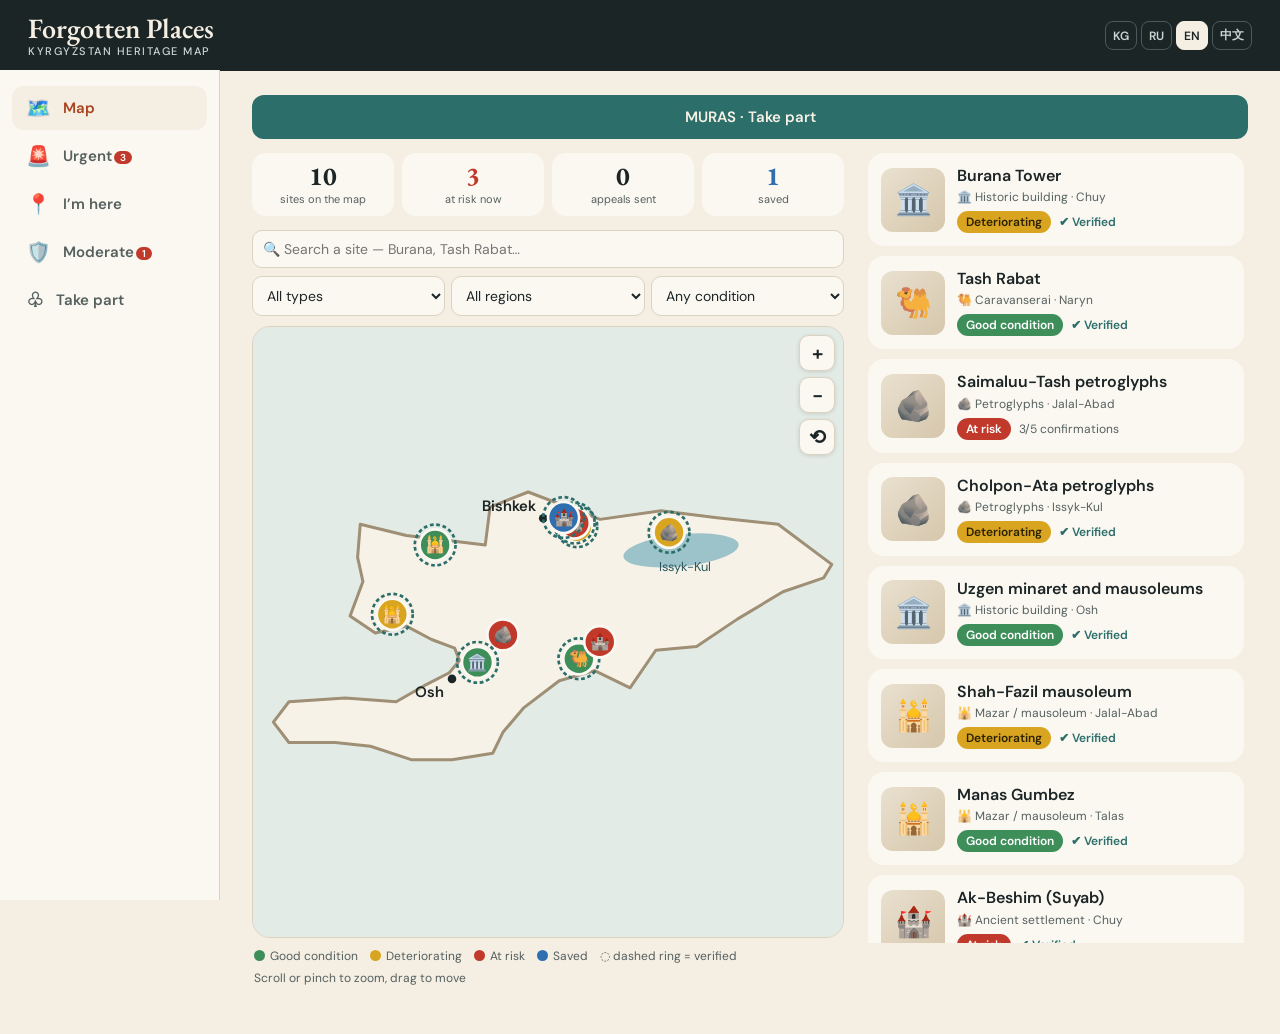
<file: forgotten-places-mvp/index.html>
<!DOCTYPE html>
<html lang="en">
<head>
<meta charset="utf-8">
<meta name="viewport" content="width=device-width, initial-scale=1">
<title>Forgotten Places — App Prototype</title>
<link rel="stylesheet" href="https://fonts.googleapis.com/css2?family=EB+Garamond:wght@500..700&family=DM+Sans:wght@400;500;600;700&display=swap">
<style>
:root{--ink:#1C2526;--paper:#F4EEE3;--sand:#E9E0CF;--card:#FBF8F2;--terra:#A9441F;--teal:#2C6E6A;--muted:#55605F;--line:#DCD2C0;
--green:#3E8E5A;--yellow:#D9A520;--red:#C0392B;--blue:#2F6FB0;}
*{box-sizing:border-box}
html,body{margin:0;background:#D9D0BF;font-family:'DM Sans',Arial,sans-serif;color:var(--ink);}
button,input,select,textarea{font:inherit;color:inherit}
.app{max-width:440px;min-height:100vh;margin:0 auto;background:var(--paper);display:flex;flex-direction:column;position:relative;box-shadow:0 0 40px rgba(0,0,0,.12)}
header{position:sticky;top:0;z-index:5;background:var(--ink);color:var(--paper);padding:14px 16px 12px;display:flex;align-items:center;justify-content:space-between;gap:8px}
.brand{font-family:'EB Garamond',Georgia,serif;font-size:24px;font-weight:600;line-height:1}
.brand small{display:block;font-family:'DM Sans',sans-serif;font-size:11px;letter-spacing:1.5px;color:#C9D6D2;font-weight:500;margin-top:4px}
.langsel{display:flex;gap:4px}
.langsel button{border:1px solid #4A5A5B;background:transparent;color:#C9D6D2;border-radius:8px;padding:5px 7px;font-size:12px;font-weight:600;cursor:pointer}
.langsel button.on{background:var(--paper);color:var(--ink);border-color:var(--paper)}
main{flex:1;padding:16px 16px 96px}
nav.tabs{position:fixed;bottom:0;left:50%;transform:translateX(-50%);width:100%;max-width:440px;background:var(--card);border-top:1px solid var(--line);display:grid;grid-template-columns:repeat(4,1fr);z-index:6}
nav.tabs button{border:0;background:none;padding:10px 4px 12px;font-size:12px;font-weight:600;color:var(--muted);cursor:pointer;display:flex;flex-direction:column;align-items:center;gap:3px}
nav.tabs button .ic{font-size:20px;line-height:1}
nav.tabs button.on{color:var(--terra)}
nav.tabs .badge{background:var(--red);color:#fff;border-radius:10px;padding:0 6px;font-size:10px;margin-left:2px}
h2{font-family:'EB Garamond',Georgia,serif;font-size:28px;font-weight:600;margin:4px 0 6px;line-height:1.1}
.sub{color:var(--muted);font-size:14px;margin:0 0 14px;line-height:1.4}
.stats{display:grid;grid-template-columns:repeat(4,1fr);gap:8px;margin-bottom:14px}
.stat{background:var(--card);border-radius:14px;padding:10px 8px;text-align:center}
.stat b{display:block;font-family:'EB Garamond',Georgia,serif;font-size:26px;line-height:1}
.stat span{font-size:11px;color:var(--muted);line-height:1.2;display:block;margin-top:4px}
.filters{display:grid;grid-template-columns:1fr 1fr 1fr;gap:6px;margin-bottom:10px}
select,input[type=text],textarea{width:100%;border:1px solid var(--line);background:var(--card);border-radius:10px;padding:9px 10px;font-size:14px}
textarea{min-height:84px;resize:vertical}
.mapwrap{background:#E3EBE6;border-radius:18px;overflow:hidden;position:relative;border:1px solid var(--line)}
.mapwrap svg{display:block;width:100%;height:auto;touch-action:none;cursor:grab}
.zoom{position:absolute;top:8px;right:8px;display:flex;flex-direction:column;gap:6px;z-index:2}
.zoom button{width:36px;height:36px;border-radius:10px;border:1px solid var(--line);background:var(--card);font-size:20px;font-weight:600;cursor:pointer;line-height:1;box-shadow:0 1px 4px rgba(0,0,0,.12)}
.pt{cursor:pointer}
.pt:hover circle.dot{stroke-width:5}
.legend{display:flex;flex-wrap:wrap;gap:6px 12px;font-size:12px;color:var(--muted);margin:10px 2px 16px}
.legend i{display:inline-block;width:11px;height:11px;border-radius:50%;margin-right:5px;vertical-align:-1px}
.list{display:flex;flex-direction:column;gap:10px}
.item{background:var(--card);border-radius:16px;padding:12px;display:flex;gap:12px;align-items:center;cursor:pointer;border:1px solid transparent;text-align:left;width:100%}
.item:hover{border-color:var(--line)}
.thumb{width:64px;height:64px;border-radius:12px;flex-shrink:0;display:flex;align-items:center;justify-content:center;font-size:30px;overflow:hidden;background:linear-gradient(135deg,#E9E0CF,#D6C7AC)}
.thumb img{width:100%;height:100%;object-fit:cover}
.item h3{margin:0 0 4px;font-size:16px;font-weight:600;line-height:1.2}
.meta{font-size:12px;color:var(--muted)}
.pill{display:inline-flex;align-items:center;gap:5px;font-size:12px;font-weight:600;padding:3px 9px;border-radius:20px;color:#fff}
.pill.yellow{color:#2A2100}
.vbadge{display:inline-flex;align-items:center;gap:4px;font-size:12px;font-weight:600;color:var(--teal)}
.btn{border:0;border-radius:12px;padding:12px 16px;font-weight:600;font-size:15px;cursor:pointer;background:var(--terra);color:#F7F1E6;width:100%}
.btn.teal{background:var(--teal)}
.btn.ghost{background:transparent;border:1.5px solid var(--ink);color:var(--ink)}
.btn.small{width:auto;padding:8px 12px;font-size:13px}
.btn:disabled{opacity:.5;cursor:default}
.row{display:flex;gap:8px}
.row>*{flex:1}
.empty{background:var(--card);border-radius:16px;padding:24px;text-align:center;color:var(--muted);font-size:14px}
.note{font-size:12px;color:var(--muted);margin-top:14px;line-height:1.4}
label.f{display:block;font-size:13px;font-weight:600;margin:12px 0 5px}
.urg{background:var(--card);border-radius:18px;overflow:hidden;margin-bottom:14px;border-left:6px solid var(--red)}
.urg .ph{height:130px;display:flex;align-items:center;justify-content:center;font-size:56px;background:linear-gradient(135deg,#E9D3C8,#C9A08B)}
.urg .ph img{width:100%;height:100%;object-fit:cover}
.urg .bd{padding:14px}
.urg h3{margin:0 0 4px;font-size:18px}
.urg p{margin:8px 0 12px;font-size:14px;line-height:1.4}
/* sheet */
.overlay{position:fixed;inset:0;background:rgba(20,28,29,.55);z-index:20;display:none;align-items:flex-end;justify-content:center}
.overlay.on{display:flex}
.sheet{background:var(--paper);width:100%;max-width:440px;max-height:92vh;overflow:auto;border-radius:22px 22px 0 0;padding:0 0 24px;animation:up .22s ease-out}
@keyframes up{from{transform:translateY(40px);opacity:.6}to{transform:none;opacity:1}}
.sheet .hero{height:170px;display:flex;align-items:center;justify-content:center;font-size:72px;background:linear-gradient(135deg,#E9E0CF,#CDB894);position:relative}
.sheet .hero img{width:100%;height:100%;object-fit:cover}
.close{position:absolute;top:12px;right:12px;width:36px;height:36px;border-radius:50%;border:0;background:rgba(28,37,38,.75);color:#fff;font-size:18px;cursor:pointer}
.sheet .in{padding:16px}
.sheet h2{font-size:30px}
.desc{font-size:15px;line-height:1.5;margin:10px 0}
.problem{background:#F6DCD5;border-radius:12px;padding:10px 12px;font-size:14px;line-height:1.4;margin:10px 0}
.problem.y{background:#F5E8C4}
.kv{font-size:13px;color:var(--muted);margin:6px 0}
.ltabs{display:flex;gap:6px;margin:12px 0 0}
.ltabs button{flex:1;border:1px solid var(--line);background:var(--card);border-radius:10px;padding:7px 4px;font-size:13px;font-weight:600;cursor:pointer}
.ltabs button.on{background:var(--ink);color:var(--paper);border-color:var(--ink)}
.box{background:var(--card);border-radius:16px;padding:14px;margin-top:14px}
.box h4{margin:0 0 8px;font-size:15px}
.prog{height:8px;background:var(--sand);border-radius:6px;overflow:hidden;margin:8px 0}
.prog i{display:block;height:100%;background:var(--teal)}
.chatlog{display:flex;flex-direction:column;gap:8px;max-height:280px;overflow:auto;margin-bottom:10px}
.bu,.bm{padding:9px 12px;border-radius:14px;font-size:14px;line-height:1.4;max-width:85%;white-space:pre-wrap}
.bu{align-self:flex-end;background:var(--teal);color:#F4EEE3}
.bm{align-self:flex-start;background:var(--sand)}
.chips{display:flex;flex-wrap:wrap;gap:6px;margin-bottom:8px}
.chip{border:1px solid var(--line);background:var(--paper);border-radius:20px;padding:5px 10px;font-size:12px;cursor:pointer}
.appeal{white-space:pre-wrap;background:#fff;border:1px solid var(--line);border-radius:12px;padding:14px;font-family:Georgia,serif;font-size:13px;line-height:1.5;max-height:340px;overflow:auto}
.toast{position:fixed;left:50%;bottom:84px;transform:translateX(-50%);background:var(--ink);color:var(--paper);padding:10px 16px;border-radius:12px;font-size:14px;z-index:40;opacity:0;transition:opacity .2s;pointer-events:none;max-width:90%}
.toast.on{opacity:1}
.mod{background:var(--card);border-radius:16px;padding:12px;margin-bottom:10px}
.mod .top{display:flex;gap:12px}
.mod p{font-size:14px;margin:8px 0;line-height:1.4}
.photos{display:flex;gap:6px;flex-wrap:wrap;margin-top:8px}
.photos img{width:64px;height:64px;object-fit:cover;border-radius:10px}
.search{margin-bottom:8px;font-size:15px;padding:11px 12px}
.srclink{display:inline-block;margin:4px 0 8px;font-size:14px;font-weight:600;color:var(--teal);text-decoration:none}
.srclink:hover{text-decoration:underline}
.demo{background:#F5E8C4;border-radius:12px;padding:8px 12px;font-size:12px;line-height:1.4;margin-bottom:12px;color:#4A3B00}

.grid{display:block}
.grid>.urg,.grid>.mod{margin-bottom:14px}
@media (min-width:900px){
  html,body{background:var(--paper)}
  .app{max-width:none;box-shadow:none}
  header{padding:14px 28px}
  .brand{font-size:28px}
  nav.tabs{top:70px;bottom:0;left:0;transform:none;width:220px;max-width:none;display:flex;flex-direction:column;gap:4px;padding:16px 12px;border-top:0;border-right:1px solid var(--line)}
  nav.tabs button{flex-direction:row;justify-content:flex-start;gap:12px;padding:12px 14px;font-size:15px;border-radius:12px}
  nav.tabs button.on{background:var(--paper)}
  main{margin-left:220px;padding:24px 32px 32px}
  h2{font-size:36px}
  .sub{font-size:16px;max-width:760px}
  .mapview{display:grid;grid-template-columns:minmax(0,1fr) 380px;gap:24px;align-items:start}
  .mv-right{position:sticky;top:86px;max-height:calc(100vh - 110px);overflow:auto;padding-right:4px}
  .mapview .mapwrap svg{height:calc(100vh - 290px);min-height:420px}
  .filters{max-width:760px}
  .grid{display:grid;grid-template-columns:repeat(auto-fill,minmax(340px,1fr));gap:18px;align-items:start}
  .grid>.urg,.grid>.mod{margin:0}
  .addview{display:grid;grid-template-columns:minmax(0,1.4fr) minmax(320px,1fr);gap:28px;align-items:start}
  .av-map{position:sticky;top:86px}
  .addview .mapwrap svg{height:calc(100vh - 320px);min-height:380px}
  .addview form label.f:first-child{margin-top:0}
  .overlay{align-items:stretch;justify-content:flex-end}
  .sheet{max-width:520px;max-height:none;height:100vh;border-radius:0;animation:side .22s ease-out}
  .toast{bottom:28px;left:calc(50% + 110px)}
}
@keyframes side{from{transform:translateX(40px);opacity:.6}to{transform:none;opacity:1}}

/* MURAS ADDITIONS START */
/* MURAS participation: additions to the original prototype. */
nav.tabs{grid-template-columns:repeat(5,minmax(0,1fr))}
nav.tabs button{min-width:0}
.care-intro{border-left:4px solid var(--teal);padding:14px 16px;background:var(--card);border-radius:0 14px 14px 0;margin-bottom:18px}
.care-intro p{line-height:1.55;margin:8px 0}
.care-steps{display:grid;grid-template-columns:repeat(2,minmax(0,1fr));gap:8px;padding:0;list-style:none;counter-reset:care-step;margin:18px 0}
.care-steps li{counter-increment:care-step;background:var(--card);border:1px solid var(--line);border-radius:12px;padding:12px;font-size:14px;line-height:1.4}
.care-steps li:before{content:counter(care-step);display:block;color:var(--teal);font-weight:700;margin-bottom:5px}
.care-toolbar{display:flex;align-items:center;gap:12px;flex-wrap:wrap;margin:16px 0}
.care-toolbar label{flex:1;min-width:180px;font-size:14px}
.care-toolbar select{margin-top:6px}
.care-status{display:inline-block;background:var(--sand);border-radius:8px;padding:5px 9px;font-size:14px;font-weight:600;margin:6px 0}
.care-status.good{background:#DCEBDD;color:#235535}
.care-status.wait{background:#F5E8C4;color:#654D08}
.care-status.stop{background:#F6DCD5;color:#842D22}
.care-card{display:flex;flex-direction:column;gap:8px;min-width:0;overflow-wrap:anywhere}
.care-card h3{margin:0;font-size:19px}
.care-card p{margin:0;line-height:1.5}
.care-card .btn{margin-top:auto}
.care-section{margin-top:24px}
.care-section>h3{font-family:'EB Garamond',Georgia,serif;font-size:26px;margin-bottom:12px}
.care-form{display:grid;gap:12px;margin-top:16px}
.care-form label{display:block;font-size:14px;line-height:1.45}
.care-form label input:not([type=checkbox]),.care-form label select,.care-form label textarea{margin-top:5px}
.care-form input[type=datetime-local],.care-form input[type=number]{width:100%;border:1px solid var(--line);border-radius:10px;background:var(--card);padding:10px;font-size:16px;min-width:0}
.care-check{display:flex!important;gap:10px;align-items:flex-start}
.care-check input{margin:3px 0 0;flex:0 0 auto;width:18px;height:18px;accent-color:var(--teal)}
.care-message{padding:12px;background:#F5E8C4;border-radius:10px;font-size:14px;line-height:1.5;margin:10px 0;overflow-wrap:anywhere}
.care-error{color:#842D22;background:#F6DCD5}
.care-error:empty{display:none}
.care-sheet h2{padding-right:40px}
.care-sheet p,.care-sheet li{line-height:1.55;overflow-wrap:anywhere}
.care-sheet .meta{font-size:14px}
.care-sheet .close{top:12px}
.care-sheet:focus{outline:none}
.care-audit{padding-left:20px;font-size:14px}
.care-audit li{margin-bottom:10px}
.care-details{display:grid;gap:6px;margin:12px 0}
.care-details dt{font-size:14px;color:var(--muted)}
.care-details dd{margin:0 0 8px;white-space:pre-wrap;overflow-wrap:anywhere}
.care-actions{display:flex;gap:8px;flex-wrap:wrap;margin:12px 0}
.care-actions .btn{flex:1;min-width:120px}
.care-notice{font-size:14px!important;line-height:1.5}
.care-launch{margin-bottom:14px}
.care-launch .btn{width:100%}
[data-care-action]:focus-visible,.care-form :focus-visible,#care-role:focus-visible{outline:3px solid var(--teal);outline-offset:3px}
.care-form textarea,.care-form select,.care-form input[type=text]{font-size:16px}
@media(min-width:900px){.care-steps{grid-template-columns:repeat(6,minmax(0,1fr))}.care-grid{grid-template-columns:repeat(auto-fill,minmax(280px,1fr))}}
@media(max-width:380px){nav.tabs button{font-size:10px}.care-toolbar{align-items:stretch}.care-steps{grid-template-columns:1fr}}

/* MURAS ADDITIONS END */
</style>
</head>
<body>
<div class="app">
<header>
  <div class="brand" id="brand">Forgotten Places<small>KYRGYZSTAN HERITAGE MAP</small></div>
  <div class="langsel" id="langsel"></div>
</header>
<main id="main"></main>
<nav class="tabs" id="tabs"></nav>
</div>
<div class="overlay" id="ov"><div class="sheet" id="sheet"></div></div>
<div class="toast" id="toast"></div>

<script>
/* ---------- i18n ---------- */
const LANGS=[["ky","KG","Кыргызча"],["ru","RU","Русский"],["en","EN","English"],["zh","中文","中文"]];
const I={
brand:{en:"Forgotten Places",ru:"Забытые места",ky:"Унутулган жерлер",zh:"被遗忘的地方"},
brandSub:{en:"KYRGYZSTAN HERITAGE MAP",ru:"КАРТА НАСЛЕДИЯ КЫРГЫЗСТАНА",ky:"КЫРГЫЗСТАНДЫН МУРАС КАРТАСЫ",zh:"吉尔吉斯斯坦遗产地图"},
tabMap:{en:"Map",ru:"Карта",ky:"Карта",zh:"地图"},
tabUrgent:{en:"Urgent",ru:"Срочно",ky:"Шашылыш",zh:"紧急"},
tabAdd:{en:"I’m here",ru:"Я здесь",ky:"Мен бул жердемин",zh:"我在这里"},
tabMod:{en:"Moderate",ru:"Модерация",ky:"Модерация",zh:"审核"},
stSites:{en:"sites on the map",ru:"объектов на карте",ky:"картадагы объекттер",zh:"地图上的遗址"},
stRisk:{en:"at risk now",ru:"под угрозой",ky:"коркунучта",zh:"濒危"},
stAppeals:{en:"appeals sent",ru:"обращений отправлено",ky:"жөнөтүлгөн кайрылуулар",zh:"已发送申诉"},
stSaved:{en:"saved",ru:"спасено",ky:"сакталды",zh:"已拯救"},
search:{en:"🔍 Search a site — Burana, Tash Rabat…",ru:"🔍 Поиск объекта — Бурана, Таш-Рабат…",ky:"🔍 Объект издөө — Бурана, Өзгөн…",zh:"🔍 搜索遗址——布拉纳塔、塔什拉巴特……"},
allTypes:{en:"All types",ru:"Все типы",ky:"Бардык түрлөр",zh:"所有类型"},
allRegions:{en:"All regions",ru:"Все области",ky:"Бардык облустар",zh:"所有州"},
anyCond:{en:"Any condition",ru:"Любое состояние",ky:"Каалаган абал",zh:"任何状况"},
legendVer:{en:"◌ dashed ring = verified",ru:"◌ пунктир = проверено",ky:"◌ пунктир = текшерилген",zh:"◌ 虚线圈 = 已核实"},
legendZoom:{en:"Scroll or pinch to zoom, drag to move",ru:"Колесо или два пальца — масштаб, перетаскивание — сдвиг",ky:"Дөңгөлөк же эки манжа — масштаб, сүйрөө — жылдыруу",zh:"滚轮或双指缩放，拖动移动"},
noMatch:{en:"No sites match these filters.",ru:"Нет объектов по этим фильтрам.",ky:"Бул чыпкалар боюнча объект жок.",zh:"没有符合条件的遗址。"},
demoNote:{en:"Prototype with demo data: site conditions and reports are illustrative, not real assessments.",ru:"Прототип с демо-данными: состояния объектов и сообщения условные, это не реальная оценка.",ky:"Демо-маалыматтары бар прототип: объекттердин абалы жана билдирүүлөр шарттуу, чыныгы баа эмес.",zh:"原型使用演示数据：遗址状况和报告仅为示例，并非真实评估。"},
verified:{en:"✔ Verified",ru:"✔ Проверено",ky:"✔ Текшерилген",zh:"✔ 已核实"},
confOf:{en:"{n}/5 confirmations",ru:"{n}/5 подтверждений",ky:"{n}/5 тастыктоо",zh:"{n}/5 个确认"},
urgTitle:{en:"Urgent protection",ru:"Срочно нужна защита",ky:"Шашылыш коргоо керек",zh:"紧急保护"},
urgSub:{en:"Every site marked red lands here automatically. One tap creates an official appeal.",ru:"Каждый объект, отмеченный красным, автоматически попадает сюда. Одно нажатие — и готово официальное обращение.",ky:"Кызыл белгиленген ар бир объект бул жерге автоматтык түрдө түшөт. Бир басуу — расмий кайрылуу даяр.",zh:"所有标为红色的遗址会自动出现在这里。一键即可生成正式申诉。"},
urgDefault:{en:"Condition reported as at risk.",ru:"Состояние отмечено как угрожающее.",ky:"Абалы коркунучтуу деп белгиленген.",zh:"状况被报告为濒危。"},
createAppeal:{en:"Create official appeal",ru:"Создать официальное обращение",ky:"Расмий кайрылуу түзүү",zh:"生成正式申诉"},
openCard:{en:"Open card",ru:"Открыть карточку",ky:"Баракчаны ачуу",zh:"打开卡片"},
noRed:{en:"No sites are marked red right now. 🎉",ru:"Сейчас нет объектов под угрозой. 🎉",ky:"Азыр коркунучта объект жок. 🎉",zh:"目前没有濒危遗址。🎉"},
addSub:{en:"Found a monument? Add it to the map. A moderator checks every new point before it goes live.",ru:"Нашли памятник? Добавьте его на карту. Модератор проверяет каждую новую точку перед публикацией.",ky:"Эстелик таптыңызбы? Аны картага кошуңуз. Модератор ар бир жаңы чекитти жарыяланганга чейин текшерет.",zh:"发现古迹了吗？把它添加到地图上。每个新地点在发布前都会经过审核员检查。"},
add1:{en:"1. Zoom in and tap the map to mark the place",ru:"1. Приблизьте карту и нажмите, чтобы отметить место",ky:"1. Картаны чоңойтуп, жерди белгилөө үчүн басыңыз",zh:"1. 放大地图并点击以标记位置"},
marked:{en:"Marked:",ru:"Отмечено:",ky:"Белгиленди:",zh:"已标记："},
noPoint:{en:"No point marked yet.",ru:"Точка ещё не отмечена.",ky:"Чекит али белгилене элек.",zh:"尚未标记位置。"},
add2:{en:"2. Name of the place",ru:"2. Название места",ky:"2. Жердин аталышы",zh:"2. 地点名称"},
namePh:{en:"e.g. Old mazar near …",ru:"например, старый мазар у …",ky:"мисалы, … жанындагы эски мазар",zh:"例如：……附近的古老麻扎"},
type:{en:"Type",ru:"Тип",ky:"Түрү",zh:"类型"},
region:{en:"Region",ru:"Область",ky:"Облус",zh:"州"},
add3:{en:"3. Condition",ru:"3. Состояние",ky:"3. Абалы",zh:"3. 状况"},
add4:{en:"4. Description — what do you see?",ru:"4. Описание — что вы видите?",ky:"4. Сүрөттөмө — эмнени көрүп жатасыз?",zh:"4. 描述——你看到了什么？"},
descPh:{en:"What is it, and what is happening to it?",ru:"Что это и что с ним происходит?",ky:"Бул эмне жана ага эмне болуп жатат?",zh:"这是什么？它现在怎么样了？"},
add5:{en:"5. Photos",ru:"5. Фото",ky:"5. Сүрөттөр",zh:"5. 照片"},
yourName:{en:"Your name",ru:"Ваше имя",ky:"Атыңыз",zh:"你的名字"},
optional:{en:"Optional",ru:"Необязательно",ky:"Милдеттүү эмес",zh:"选填"},
send:{en:"Send for moderation",ru:"Отправить на модерацию",ky:"Модерацияга жөнөтүү",zh:"提交审核"},
needPoint:{en:"Tap the map to mark the place first",ru:"Сначала отметьте место на карте",ky:"Адегенде картадан жерди белгилеңиз",zh:"请先在地图上标记位置"},
sent:{en:"Thank you! Sent to a moderator.",ru:"Спасибо! Отправлено модератору.",ky:"Рахмат! Модераторго жөнөтүлдү.",zh:"谢谢！已提交给审核员。"},
modSub:{en:"New points wait here until a moderator approves them. Approved points appear on the map and start collecting confirmations.",ru:"Новые точки ждут здесь одобрения модератора. Одобренные появляются на карте и начинают собирать подтверждения.",ky:"Жаңы чекиттер бул жерде модератордун макулдугун күтөт. Макулдашылгандары картага чыгып, тастыктоо чогулта баштайт.",zh:"新地点在此等待审核员批准。批准后会出现在地图上并开始收集确认。"},
reportedBy:{en:"Reported by",ru:"Сообщил(а):",ky:"Билдирген:",zh:"报告人："},
approve:{en:"✔ Approve",ru:"✔ Одобрить",ky:"✔ Макулдашуу",zh:"✔ 批准"},
reject:{en:"Reject",ru:"Отклонить",ky:"Четке кагуу",zh:"拒绝"},
queueEmpty:{en:"The moderation queue is empty.",ru:"Очередь модерации пуста.",ky:"Модерация кезеги бош.",zh:"审核队列为空。"},
demoCtl:{en:"Demo controls",ru:"Управление демо",ky:"Демо башкаруу",zh:"演示控制"},
demoKept:{en:"Everything you do is kept in this browser only.",ru:"Все действия сохраняются только в этом браузере.",ky:"Бардык аракеттер ушул браузерде гана сакталат.",zh:"所有操作只保存在此浏览器中。"},
reset:{en:"Reset demo data",ru:"Сбросить демо-данные",ky:"Демо-маалыматты кайра баштоо",zh:"重置演示数据"},
approved:{en:"Approved — now on the map",ru:"Одобрено — теперь на карте",ky:"Макулдашылды — эми картада",zh:"已批准——现已显示在地图上"},
rejected:{en:"Rejected",ru:"Отклонено",ky:"Четке кагылды",zh:"已拒绝"},
resetDone:{en:"Demo data reset",ru:"Демо-данные сброшены",ky:"Демо-маалымат кайра башталды",zh:"演示数据已重置"},
anon:{en:"Anonymous",ru:"Аноним",ky:"Аноним",zh:"匿名"},
restored:{en:"💙 Restored — this site is marked “Saved”.",ru:"💙 Восстановлен — объект отмечен как «Спасено».",ky:"💙 Калыбына келтирилди — объект «Сакталды» деп белгиленди.",zh:"💙 已修复——该遗址标记为“已拯救”。"},
community:{en:"Community check",ru:"Проверка сообществом",ky:"Коомчулуктун текшерүүсү",zh:"社区核实"},
isVerified:{en:"✔ This point is verified — you can trust it.",ru:"✔ Точка проверена — ей можно доверять.",ky:"✔ Чекит текшерилген — ага ишенсе болот.",zh:"✔ 此地点已核实，可以信赖。"},
confNeed:{en:"{n} of 5 confirmations to become verified",ru:"{n} из 5 подтверждений до статуса «проверено»",ky:"Текшерилген болуу үчүн 5тен {n} тастыктоо",zh:"已有 {n}/5 个确认，满5个即核实"},
confBtn:{en:"I was here too — it’s accurate",ru:"Я тоже был здесь, всё так",ky:"Мен да бул жерде болгом, баары туура",zh:"我也来过这里，情况属实"},
confDone:{en:"✔ You confirmed this",ru:"✔ Вы подтвердили",ky:"✔ Сиз тастыктадыңыз",zh:"✔ 你已确认"},
verifiedBy:{en:"✔ Verified by {n} visitors",ru:"✔ Проверено: {n} посетителей",ky:"✔ {n} зыяратчы тастыктады",zh:"✔ 已有 {n} 位访客核实"},
talk:{en:"💬 Talk to the monument",ru:"💬 Поговорите с памятником",ky:"💬 Эстелик менен сүйлөшүңүз",zh:"💬 与古迹对话"},
askPh:{en:"Ask in any language…",ru:"Спросите на любом языке…",ky:"Каалаган тилде сураңыз…",zh:"用任何语言提问……"},
ask:{en:"Ask",ru:"Спросить",ky:"Суроо",zh:"提问"},
onlyFacts:{en:"Answers only from the verified facts on this card.",ru:"Отвечает только по проверенным фактам из карточки.",ky:"Баракчадагы текшерилген фактылар боюнча гана жооп берет.",zh:"仅根据本卡片上已核实的事实回答。"},
modUpd:{en:"🛡️ Moderator: update condition",ru:"🛡️ Модератор: изменить состояние",ky:"🛡️ Модератор: абалын өзгөртүү",zh:"🛡️ 审核员：更新状况"},
save:{en:"Save",ru:"Сохранить",ky:"Сактоо",zh:"保存"},
google:{en:"🔍 See photos of this site on Google",ru:"🔍 Фото объекта в Google",ky:"🔍 Объекттин сүрөттөрү Google’да",zh:"🔍 在 Google 上查看该遗址照片"},
thanksConf:{en:"Thanks for confirming",ru:"Спасибо за подтверждение",ky:"Тастыктаганыңыз үчүн рахмат",zh:"感谢你的确认"},
nowVer:{en:"🎉 Five confirmations — now verified!",ru:"🎉 Пять подтверждений — теперь проверено!",ky:"🎉 Беш тастыктоо — эми текшерилген!",zh:"🎉 已有五个确认——现已核实！"},
markedSaved:{en:"💙 Marked as Saved",ru:"💙 Отмечено как «Спасено»",ky:"💙 «Сакталды» деп белгиленди",zh:"💙 已标记为已拯救"},
movedUrgent:{en:"Moved to Urgent protection",ru:"Перемещено в «Срочно нужна защита»",ky:"«Шашылыш коргоо» бөлүмүнө өттү",zh:"已移至紧急保护"},
condUpd:{en:"Condition updated",ru:"Состояние обновлено",ky:"Абалы жаңыланды",zh:"状况已更新"},
offAppeal:{en:"OFFICIAL APPEAL",ru:"ОФИЦИАЛЬНОЕ ОБРАЩЕНИЕ",ky:"РАСМИЙ КАЙРЫЛУУ",zh:"正式申诉"},
to:{en:"To",ru:"Кому",ky:"Кимге",zh:"收件方"},
ministry:{en:"Ministry of Culture",ru:"Министерство культуры",ky:"Маданият министрлиги",zh:"文化部"},
localAdm:{en:"Local administration",ru:"Местная администрация",ky:"Жергиликтүү администрация",zh:"地方政府"},
letterLang:{en:"Letter language",ru:"Язык письма",ky:"Каттын тили",zh:"信件语言"},
fullName:{en:"Full name",ru:"ФИО",ky:"Толук аты-жөнү",zh:"全名"},
ready:{en:"Ready letter",ru:"Готовое письмо",ky:"Даяр кат",zh:"生成的信件"},
copy:{en:"Copy text",ru:"Копировать",ky:"Көчүрүү",zh:"复制文本"},
download:{en:"Download (.doc)",ru:"Скачать (.doc)",ky:"Жүктөп алуу (.doc)",zh:"下载 (.doc)"},
email:{en:"Open in email app",ru:"Открыть в почте",ky:"Почтадан ачуу",zh:"在邮件应用中打开"},
emailNote:{en:"Add the agency’s email address yourself and attach the photos from the site card. Nothing is sent automatically.",ru:"Адрес ведомства укажите сами и приложите фото из карточки. Ничего не отправляется автоматически.",ky:"Мекеменин дарегин өзүңүз жазып, баракчадагы сүрөттөрдү тиркеңиз. Эч нерсе автоматтык түрдө жөнөтүлбөйт.",zh:"请自行填写机构的邮箱地址，并附上卡片中的照片。不会自动发送任何内容。"},
copied:{en:"Copied",ru:"Скопировано",ky:"Көчүрүлдү",zh:"已复制"},
copyFail:{en:"Select the text and copy it",ru:"Выделите текст и скопируйте",ky:"Текстти белгилеп, көчүрүңүз",zh:"请选中文本并复制"},
savedFile:{en:"Saved",ru:"Сохранено",ky:"Сакталды",zh:"已保存"},
dlFail:{en:"Download was not completed",ru:"Скачивание не завершено",ky:"Жүктөө аяктаган жок",zh:"下载未完成"},
appealCreated:{en:"Appeal created",ru:"Обращение создано",ky:"Кайрылуу түзүлдү",zh:"申诉已生成"},
q1:{en:"How old are you?",ru:"Сколько тебе лет?",ky:"Канча жаштасың?",zh:"你多大了？"},
q2:{en:"Who built you?",ru:"Кто тебя построил?",ky:"Сени ким курган?",zh:"谁建造了你？"},
q3:{en:"What is happening to you?",ru:"Что с тобой происходит?",ky:"Сага эмне болуп жатат?",zh:"你现在怎么样了？"},
greet:{en:"Hello! I am {name}. Ask me anything.",ru:"Здравствуй! Я — {name}. Спроси меня о чём-нибудь.",ky:"Салам! Мен — {name}. Мага суроо бер.",zh:"你好！我是{name}。问我点什么吧。"},
bishkek:{en:"Bishkek",ru:"Бишкек",ky:"Бишкек",zh:"比什凯克"},
osh:{en:"Osh",ru:"Ош",ky:"Ош",zh:"奥什"},
issykkul:{en:"Issyk-Kul",ru:"Иссык-Куль",ky:"Ысык-Көл",zh:"伊塞克湖"},
mapAria:{en:"Map of Kyrgyzstan with heritage sites",ru:"Карта Кыргызстана с памятниками",ky:"Эстеликтер белгиленген Кыргызстандын картасы",zh:"标有遗址的吉尔吉斯斯坦地图"},
zIn:{en:"Zoom in",ru:"Приблизить",ky:"Чоңойтуу",zh:"放大"},
zOut:{en:"Zoom out",ru:"Отдалить",ky:"Кичирейтүү",zh:"缩小"},
zReset:{en:"Show whole country",ru:"Показать всю страну",ky:"Бүт өлкөнү көрсөтүү",zh:"显示全国"}
};
let lang="en";
const t=(k,v)=>{let s=(I[k]&&(I[k][lang]||I[k].en))||k;if(v)for(const x in v)s=s.split("{"+x+"}").join(v[x]);return s};
const L=(o,lg)=>o?(typeof o==="string"?o:(o[lg||lang]||o.en||o.ru||"")):"";

const TYPES={
  mazar:{lab:{en:"Mazar / mausoleum",ru:"Мазар / мавзолей",ky:"Мазар / күмбөз",zh:"麻扎 / 陵墓"},ru:"мазар / мавзолей",ky:"мазар / күмбөз",icon:"🕌"},
  petro:{lab:{en:"Petroglyphs",ru:"Петроглифы",ky:"Петроглифтер",zh:"岩画"},ru:"петроглифы",ky:"петроглифтер",icon:"🪨"},
  carav:{lab:{en:"Caravanserai",ru:"Караван-сарай",ky:"Кербен сарай",zh:"商队客栈"},ru:"караван-сарай",ky:"кербен сарай",icon:"🐫"},
  build:{lab:{en:"Historic building",ru:"Историческое здание",ky:"Тарыхый имарат",zh:"历史建筑"},ru:"историческое здание",ky:"тарыхый имарат",icon:"🏛️"},
  settle:{lab:{en:"Ancient settlement",ru:"Древнее городище",ky:"Байыркы шаар чалдыбары",zh:"古城遗址"},ru:"древнее городище",ky:"байыркы шаар чалдыбары",icon:"🏰"}
};
const tl=k=>L(TYPES[k].lab);
const STATUS={
  green:{lab:{en:"Good condition",ru:"Хорошее состояние",ky:"Жакшы абалда",zh:"状况良好"},color:"#3E8E5A"},
  yellow:{lab:{en:"Deteriorating",ru:"Разрушается",ky:"Бузулууда",zh:"正在损坏"},color:"#D9A520"},
  red:{lab:{en:"At risk",ru:"Под угрозой",ky:"Коркунучта",zh:"濒危"},color:"#C0392B"},
  blue:{lab:{en:"Saved",ru:"Спасено",ky:"Сакталды",zh:"已拯救"},color:"#2F6FB0"}
};
const sl=k=>L(STATUS[k].lab);
/* region: [ru adjective, ky, ru short, zh] */
const REGIONS={Batken:["Баткенская","Баткен","Баткен","巴特肯"],Chuy:["Чуйская","Чүй","Чуй","楚河"],"Issyk-Kul":["Иссык-Кульская","Ысык-Көл","Иссык-Куль","伊塞克湖"],"Jalal-Abad":["Джалал-Абадская","Жалал-Абад","Джалал-Абад","贾拉拉巴德"],Naryn:["Нарынская","Нарын","Нарын","纳伦"],Osh:["Ошская","Ош","Ош","奥什"],Talas:["Таласская","Талас","Талас","塔拉斯"]};
const rn=r=>({ru:REGIONS[r][2],ky:REGIONS[r][1],zh:REGIONS[r][3]+"州"}[lang]||r);
const rfull=r=>({ru:REGIONS[r][0]+" область",ky:REGIONS[r][1]+" облусу",zh:REGIONS[r][3]+"州"}[lang]||r+" region");

const SEED={appeals:0,mine:{},sites:[
 {id:"burana",type:"build",region:"Chuy",status:"yellow",lat:42.746,lon:75.250,conf:7,
  age:{en:"about 1,000 years old (11th century)",ru:"около 1000 лет (XI век)",ky:"болжол менен 1000 жыл (XI кылым)",zh:"约1000年（11世纪）"},
  name:{en:"Burana Tower",ru:"Башня Бурана",ky:"Бурана мунарасы",zh:"布拉纳塔"},
  desc:{en:"An 11th-century minaret of the Karakhanid era, the main surviving landmark of the medieval city of Balasagun on the Silk Road.",ru:"Минарет XI века эпохи Караханидов — главный сохранившийся памятник средневекового города Баласагун на Шёлковом пути.",ky:"Караханиддер доорундагы XI кылымдын мунарасы — Жибек жолундагы орто кылымдык Баласагун шаарынын сакталып калган башкы эстелиги.",zh:"喀喇汗王朝时期的11世纪宣礼塔，是丝绸之路上中世纪城市巴拉沙衮现存的主要古迹。"},
  problem:{en:"Cracks in the brickwork at the base.",ru:"Трещины в кирпичной кладке у основания.",ky:"Негизиндеги кыш тизмесинде жаракалар бар.",zh:"塔基砖砌部分出现裂缝。"}},
 {id:"tashrabat",type:"carav",region:"Naryn",status:"green",lat:40.823,lon:75.289,conf:12,
  age:{en:"traditionally dated to the 15th century",ru:"традиционно датируется XV веком",ky:"салттуу түрдө XV кылымга таандык",zh:"传统上认为建于15世纪"},
  name:{en:"Tash Rabat",ru:"Таш-Рабат",ky:"Таш-Рабат",zh:"塔什拉巴特"},
  desc:{en:"A stone caravanserai high in the mountains of Naryn, on the Silk Road route towards Kashgar. Traditionally dated to the 15th century.",ru:"Каменный караван-сарай высоко в горах Нарына, на пути Шёлкового пути в сторону Кашгара. Традиционно датируется XV веком.",ky:"Нарындын бийик тоолорундагы таш кербен сарай, Жибек жолунун Кашкарга карай багытында. Салттуу түрдө XV кылымга таандык деп эсептелет.",zh:"位于纳伦高山中的石砌商队客栈，地处通往喀什的丝绸之路上，传统上认为建于15世纪。"},problem:null},
 {id:"saimaluu",type:"petro",region:"Jalal-Abad",status:"red",lat:41.17,lon:73.80,conf:3,
  age:{en:"many carvings date from the Bronze Age, thousands of years ago",ru:"многие рисунки — эпохи бронзы, им тысячи лет",ky:"көп сүрөттөр коло доорунан, алар миңдеген жылдык",zh:"许多岩画来自青铜时代，已有数千年历史"},
  name:{en:"Saimaluu-Tash petroglyphs",ru:"Петроглифы Саймалуу-Таш",ky:"Саймалуу-Таш петроглифтери",zh:"赛马卢塔什岩画"},
  desc:{en:"One of the largest petroglyph sites in Central Asia: thousands of images carved on stones at a high mountain pass, many from the Bronze Age.",ru:"Одно из крупнейших скоплений петроглифов в Центральной Азии: тысячи изображений на камнях высоко в горах, многие — эпохи бронзы.",ky:"Борбордук Азиядагы эң ири петроглиф топторунун бири: бийик тоодогу таштарга чегилген миңдеген сүрөттөр, алардын көбү коло доорунан.",zh:"中亚最大的岩画遗址之一：高山山口的石头上刻有数千幅图像，其中许多来自青铜时代。"},
  problem:{en:"Some stones are covered with modern graffiti and scratches.",ru:"Часть камней покрыта современными надписями и царапинами.",ky:"Айрым таштарга азыркы жазуулар жана чийиктер түшүрүлгөн.",zh:"部分石头上出现了现代涂鸦和划痕。"}},
 {id:"cholponata",type:"petro",region:"Issyk-Kul",status:"yellow",lat:42.665,lon:77.06,conf:9,
  age:{en:"the carvings span thousands of years, from the Bronze Age onwards",ru:"рисункам тысячи лет, начиная с эпохи бронзы",ky:"сүрөттөр миңдеген жылдык, коло доорунан бери",zh:"岩画跨越数千年，始于青铜时代"},
  name:{en:"Cholpon-Ata petroglyphs",ru:"Петроглифы Чолпон-Аты",ky:"Чолпон-Ата петроглифтери",zh:"乔尔蓬阿塔岩画"},
  desc:{en:"An open-air field of petroglyphs on the northern shore of Issyk-Kul, with images of ibexes, hunters and other animals.",ru:"Поле петроглифов под открытым небом на северном берегу Иссык-Куля с изображениями горных козлов, охотников и животных.",ky:"Ысык-Көлдүн түндүк жээгиндеги ачык асман астындагы петроглифтер талаасы: тоо текелер, мергенчилер жана жаныбарлардын сүрөттөрү.",zh:"伊塞克湖北岸的露天岩画区，刻有北山羊、猎人和其他动物的图像。"},
  problem:{en:"Paths run over the stones; some images are wearing away.",ru:"Тропы проходят прямо по камням, часть изображений стирается.",ky:"Жолчолор таштардын үстүнөн өтөт, айрым сүрөттөр өчүп баратат.",zh:"小路直接从石头上经过，部分图像正在磨损。"}},
 {id:"uzgen",type:"build",region:"Osh",status:"green",lat:40.77,lon:73.30,conf:8,
  age:{en:"built in the Karakhanid era, about 900 years ago",ru:"построены в эпоху Караханидов, около 900 лет назад",ky:"Караханиддер доорунда, болжол менен 900 жыл мурун курулган",zh:"建于喀喇汗王朝时期，约900年前"},
  name:{en:"Uzgen minaret and mausoleums",ru:"Узгенский минарет и мавзолеи",ky:"Өзгөн мунарасы жана күмбөздөрү",zh:"乌兹根宣礼塔与陵墓"},
  desc:{en:"A minaret and three mausoleums of the Karakhanid era, famous for their carved brick and terracotta decoration.",ru:"Минарет и три мавзолея эпохи Караханидов, знаменитые резным кирпичным и терракотовым декором.",ky:"Караханиддер доорунун мунарасы жана үч күмбөзү, оюулуу кыш жана терракота кооздуктары менен белгилүү.",zh:"喀喇汗王朝时期的宣礼塔和三座陵墓，以精美的雕砖和陶饰闻名。"},problem:null},
 {id:"shahfazil",type:"mazar",region:"Jalal-Abad",status:"yellow",lat:41.47,lon:71.63,conf:5,
  age:{en:"a medieval building",ru:"средневековое сооружение",ky:"орто кылымдык имарат",zh:"中世纪建筑"},
  name:{en:"Shah-Fazil mausoleum",ru:"Мавзолей Шах-Фазиль",ky:"Шах-Фазил күмбөзү",zh:"沙法济尔陵墓"},
  desc:{en:"A medieval mausoleum in the Ala-Buka district, known for the rich carved ornament inside its dome.",ru:"Средневековый мавзолей в Ала-Букинском районе, известный богатым резным орнаментом внутри купола.",ky:"Ала-Бука районундагы орто кылымдык күмбөз, куполунун ичиндеги бай оюу-кооздуктары менен белгилүү.",zh:"位于阿拉布卡区的中世纪陵墓，以穹顶内部丰富的雕刻纹饰闻名。"},
  problem:{en:"Moisture is damaging the inner walls.",ru:"Влага разрушает внутренние стены.",ky:"Нымдуулук ички дубалдарды бузууда.",zh:"潮湿正在损坏内墙。"}},
 {id:"manas",type:"mazar",region:"Talas",status:"green",lat:42.48,lon:72.47,conf:11,
  age:{en:"a 14th-century mausoleum, almost 700 years old",ru:"мавзолей XIV века, почти 700 лет",ky:"XIV кылымдын күмбөзү, дээрлик 700 жыл",zh:"14世纪的陵墓，近700年历史"},
  name:{en:"Manas Gumbez",ru:"Гумбез Манаса",ky:"Манас күмбөзү",zh:"玛纳斯陵墓"},
  desc:{en:"A 14th-century mausoleum in the Talas valley, linked in local tradition with the epic hero Manas.",ru:"Мавзолей XIV века в Таласской долине, который народная традиция связывает с героем эпоса Манасом.",ky:"Талас өрөөнүндөгү XIV кылымдын күмбөзү, эл оозундагы салт аны «Манас» эпосунун баатыры менен байланыштырат.",zh:"位于塔拉斯河谷的14世纪陵墓，当地传统将其与史诗英雄玛纳斯联系在一起。"},problem:null},
 {id:"akbeshim",type:"settle",region:"Chuy",status:"red",lat:42.80,lon:75.20,conf:6,
  age:{en:"more than a thousand years old",ru:"более тысячи лет",ky:"миң жылдан ашык",zh:"一千多年"},
  name:{en:"Ak-Beshim (Suyab)",ru:"Ак-Бешим (Суяб)",ky:"Ак-Бешим (Суяб)",zh:"阿克贝希姆（碎叶城）"},
  desc:{en:"The ruins of Suyab, an important city on the Silk Road. Part of the UNESCO World Heritage “Silk Roads” site.",ru:"Руины Суяба — важного города на Шёлковом пути. Входят в объект Всемирного наследия ЮНЕСКО «Шёлковый путь».",ky:"Жибек жолундагы маанилүү шаар — Суябдын урандылары. ЮНЕСКОнун «Жибек жолу» дүйнөлүк мурас объектисине кирет.",zh:"碎叶城遗址，丝绸之路上的重要城市，属于联合国教科文组织世界遗产“丝绸之路”的一部分。"},
  problem:{en:"The earthen walls are eroding after rains.",ru:"Глинобитные стены размываются дождями.",ky:"Топурак дубалдарды жамгыр жууп кетүүдө.",zh:"土墙在雨后不断受到侵蚀。"}},
 {id:"koshoy",type:"settle",region:"Naryn",status:"red",lat:41.07,lon:75.70,conf:2,
  age:{en:"a medieval fortress",ru:"средневековая крепость",ky:"орто кылымдык чеп",zh:"中世纪要塞"},
  name:{en:"Koshoy-Korgon",ru:"Кошой-Коргон",ky:"Кошой-Коргон",zh:"阔绍伊科尔贡"},
  desc:{en:"The earthen walls of a medieval fortress near At-Bashy, linked in legend with the epic hero Koshoy.",ru:"Глинобитные стены средневековой крепости у Ат-Баши, которую легенды связывают с героем эпоса Кошоем.",ky:"Ат-Башы жанындагы орто кылымдык чептин топурак дубалдары, уламыштар аны эпостун баатыры Кошой менен байланыштырат.",zh:"阿特巴什附近中世纪要塞的土墙，传说与史诗英雄阔绍伊有关。"},
  problem:{en:"The walls are crumbling; parts have already collapsed.",ru:"Стены осыпаются, часть уже обрушилась.",ky:"Дубалдар урап жатат, бир бөлүгү кулап калган.",zh:"城墙正在崩塌，部分已经倒塌。"}},
 {id:"nevaket",type:"settle",region:"Chuy",status:"blue",lat:42.88,lon:74.99,conf:10,
  age:{en:"more than a thousand years old",ru:"более тысячи лет",ky:"миң жылдан ашык",zh:"一千多年"},
  name:{en:"Krasnaya Rechka (Nevaket)",ru:"Красная Речка (Невакет)",ky:"Красная Речка (Невакет)",zh:"红河古城（新城）"},
  desc:{en:"The ruins of Nevaket, a large medieval Silk Road town, also part of the UNESCO “Silk Roads” site.",ru:"Руины Невакета — крупного средневекового города на Шёлковом пути, тоже часть объекта ЮНЕСКО «Шёлковый путь».",ky:"Жибек жолундагы ири орто кылымдык шаар — Невакеттин урандылары, ЮНЕСКОнун «Жибек жолу» объектисинин бир бөлүгү.",zh:"新城遗址，丝绸之路上的大型中世纪城镇，也是联合国教科文组织“丝绸之路”遗产的一部分。"},problem:null}
],pending:[
 {id:"p1",type:"mazar",region:"Naryn",status:"yellow",lat:42.21,lon:75.76,author:"Aibek",photos:[],
  name:{en:"Old mazar near Kochkor",ru:"Старый мазар у Кочкора",ky:"Кочкор жанындагы эски мазар",zh:"科奇科尔附近的古老麻扎"},
  desc:{en:"A small clay mazar on a hill outside the village. Part of the dome has fallen in.",ru:"Небольшой глиняный мазар на холме за селом. Часть купола обрушилась.",ky:"Айылдын сыртындагы дөбөдө чакан ылай мазар. Куполунун бир бөлүгү кулап түшкөн.",zh:"村外山丘上的一座小型泥砌麻扎，穹顶已部分坍塌。"},
  problem:{en:"Part of the dome has fallen in.",ru:"Часть купола обрушилась.",ky:"Куполунун бир бөлүгү кулап түшкөн.",zh:"穹顶已部分坍塌。"}}
]};

/* ---------- state ---------- */
const KEY="fp-proto-v2";
let S; try{S=JSON.parse(localStorage.getItem(KEY))}catch(e){S=null}
if(!S||!S.sites)S=JSON.parse(JSON.stringify(SEED));
function save(){try{localStorage.setItem(KEY,JSON.stringify(S))}catch(e){}}
let tab="map", F={type:"all",region:"all",status:"all",q:""}, pick=null;
const chats={};
let sampleFn=null, downloads=null;
if(window.claude&&claude.use){
  claude.use("sample").then(s=>{sampleFn=s}).catch(()=>{});
  claude.use("downloads").then(d=>{downloads=d}).catch(()=>{});
}

/* ---------- helpers ---------- */
const $=s=>document.querySelector(s);
const esc=x=>String(x==null?"":x).replace(/[&<>"']/g,c=>({"&":"&amp;","<":"&lt;",">":"&gt;",'"':"&quot;","'":"&#39;"}[c]));
const site=id=>S.sites.find(s=>s.id===id);
function toast(m){const e=$("#toast");e.textContent=m;e.classList.add("on");clearTimeout(e._h);e._h=setTimeout(()=>e.classList.remove("on"),2200)}
function pill(st){return `<span class="pill ${st}" style="background:${STATUS[st].color}">${sl(st)}</span>`}
function thumb(s,cls="thumb"){return `<div class="${cls}">${s.photos&&s.photos.length?`<img src="${s.photos[0]}" alt="">`:TYPES[s.type].icon}</div>`}
const verified=s=>s.conf>=5;

/* ---------- map ---------- */
const X=lon=>(lon-69)*95+10, Y=lat=>(43.4-lat)*128;
const BORDER=[[71.0,42.78],[71.9,42.62],[73.45,42.48],[73.55,43.03],[74.3,43.25],[75.7,42.85],[76.9,42.98],[78.0,42.88],[79.2,42.78],[80.25,42.2],[80.1,42.0],[79.3,41.8],[78.4,41.4],[77.6,41.0],[76.8,40.95],[76.3,40.4],[75.6,40.65],[74.9,40.5],[74.2,40.1],[73.8,39.75],[73.6,39.45],[72.8,39.35],[72.0,39.35],[71.2,39.55],[70.5,39.6],[69.6,39.6],[69.3,39.9],[69.6,40.2],[70.7,40.25],[71.7,40.2],[72.3,40.45],[72.75,40.62],[72.95,40.8],[72.85,40.98],[72.4,41.1],[71.9,41.3],[71.3,41.2],[70.8,41.45],[71.05,41.95],[70.95,42.3]];
const VIEWS={};
const getV=key=>VIEWS[key]||(VIEWS[key]={x:0,y:0,w:1100,h:560});
const sc=(x,y,k,inner)=>`<g data-sx="${x.toFixed(1)}" data-sy="${y.toFixed(1)}" transform="translate(${x.toFixed(1)},${y.toFixed(1)}) scale(${k})">${inner}</g>`;
function mapSVG(sites,opts={}){
  const key=opts.key||"main", v=getV(key), k=v.w/1100;
  const poly=BORDER.map(p=>X(p[0]).toFixed(0)+","+Y(p[1]).toFixed(0)).join(" ");
  let pts=sites.map(s=>{
    const c=STATUS[s.status].color;
    return `<g class="pt" data-id="${s.id}">`+sc(X(s.lon),Y(s.lat),k,`
      ${verified(s)?`<circle r="38" fill="none" stroke="#2C6E6A" stroke-width="5" stroke-dasharray="7 5"/>`:""}
      <circle class="dot" r="29" fill="${c}" stroke="#FBF8F2" stroke-width="5"/>
      <text y="10" text-anchor="middle" font-size="30">${TYPES[s.type].icon}</text>`)+`</g>`}).join("");
  if(opts.pick) pts+=sc(X(opts.pick.lon),Y(opts.pick.lat),k,`<circle r="26" fill="#A9441F" stroke="#fff" stroke-width="6"/><circle r="8" fill="#fff"/>`);
  const city=(name,lon,lat,dy)=>sc(X(lon),Y(lat),k,`<circle r="8" fill="#1C2526"/><text x="-14" y="${dy}" text-anchor="end" font-size="28" font-weight="600" fill="#1C2526" font-family="DM Sans, Arial, sans-serif">${esc(name)}</text>`);
  return `<svg viewBox="${v.x} ${v.y} ${v.w} ${v.h}" data-key="${key}" ${opts.id?`id="${opts.id}"`:""} role="img" aria-label="${esc(t("mapAria"))}">
    <rect x="-3000" y="-3000" width="7100" height="6560" fill="#E3EBE6"/>
    <polygon points="${poly}" fill="#F7F2E8" stroke="#9E8F75" stroke-width="3" vector-effect="non-scaling-stroke" stroke-linejoin="round"/>
    <ellipse cx="798" cy="128" rx="108" ry="30" transform="rotate(-6 798 128)" fill="#9CC3C9"/>
    ${sc(805,166,k,`<text text-anchor="middle" font-size="24" fill="#2C5A60" font-family="DM Sans, Arial, sans-serif">${esc(t("issykkul"))}</text>`)}
    ${city(t("bishkek"),74.59,42.87,-14)}${city(t("osh"),72.80,40.53,34)}
    ${pts}</svg>`;
}
function zoomCtl(){return `<div class="zoom"><button type="button" data-z="in" aria-label="${esc(t("zIn"))}">+</button><button type="button" data-z="out" aria-label="${esc(t("zOut"))}">−</button><button type="button" data-z="reset" aria-label="${esc(t("zReset"))}">⟲</button></div>`}
function applyV(svg){const v=getV(svg.dataset.key);svg.setAttribute("viewBox",`${v.x} ${v.y} ${v.w} ${v.h}`);const k=v.w/1100;
  svg.querySelectorAll("[data-sx]").forEach(g=>g.setAttribute("transform",`translate(${g.dataset.sx},${g.dataset.sy}) scale(${k})`))}
function clampV(v){v.w=Math.min(1100,Math.max(110,v.w));v.h=v.w*560/1100;
  v.x=Math.min(1100-v.w*0.5,Math.max(-v.w*0.5,v.x));v.y=Math.min(560-v.h*0.5,Math.max(-v.h*0.5,v.y));if(v.w>=1100){v.x=0;v.y=0}}
function zoomAt(svg,f,cx,cy){const v=getV(svg.dataset.key);const nw=Math.min(1100,Math.max(110,v.w/f));const r=nw/v.w;
  v.x=cx-(cx-v.x)*r;v.y=cy-(cy-v.y)*r;v.w=nw;clampV(v);applyV(svg)}
function svgPoint(svg,evt){const p=svg.createSVGPoint();p.x=evt.clientX;p.y=evt.clientY;return p.matrixTransform(svg.getScreenCTM().inverse())}
function attachZoom(wrap){
  const svg=wrap.querySelector("svg");const P=new Map();let pinch=null;svg._moved=0;
  wrap.querySelector(".zoom").onclick=e=>{const b=e.target.closest("button");if(!b)return;e.stopPropagation();const v=getV(svg.dataset.key);
    if(b.dataset.z==="reset"){v.x=0;v.y=0;v.w=1100;clampV(v);applyV(svg);return}
    zoomAt(svg,b.dataset.z==="in"?1.6:1/1.6,v.x+v.w/2,v.y+v.h/2)};
  svg.addEventListener("wheel",e=>{e.preventDefault();const p=svgPoint(svg,e);zoomAt(svg,e.deltaY<0?1.25:0.8,p.x,p.y)},{passive:false});
  svg.addEventListener("pointerdown",e=>{P.set(e.pointerId,{x:e.clientX,y:e.clientY});svg._moved=0;if(P.size===2){const [a,b]=[...P.values()];pinch=Math.hypot(a.x-b.x,a.y-b.y)}});
  svg.addEventListener("pointermove",e=>{if(!P.has(e.pointerId))return;const last=P.get(e.pointerId);const v=getV(svg.dataset.key);
    if(P.size===1){const u=Math.max(v.w/svg.clientWidth,v.h/svg.clientHeight);const dx=e.clientX-last.x,dy=e.clientY-last.y;svg._moved+=Math.abs(dx)+Math.abs(dy);
      if(svg._moved>6){v.x-=dx*u;v.y-=dy*u;clampV(v);applyV(svg)}}
    P.set(e.pointerId,{x:e.clientX,y:e.clientY});
    if(P.size===2&&pinch){const [a,b]=[...P.values()];const d=Math.hypot(a.x-b.x,a.y-b.y);const mid=svgPoint(svg,{clientX:(a.x+b.x)/2,clientY:(a.y+b.y)/2});
      zoomAt(svg,d/pinch,mid.x,mid.y);pinch=d;svg._moved=99}});
  const up=e=>{P.delete(e.pointerId);if(P.size<2)pinch=null};
  svg.addEventListener("pointerup",up);svg.addEventListener("pointercancel",up);svg.addEventListener("pointerleave",up);
}

/* ---------- chrome ---------- */
function renderChrome(){
  document.documentElement.lang={ky:"ky",ru:"ru",en:"en",zh:"zh"}[lang];
  $("#brand").innerHTML=`${esc(t("brand"))}<small>${esc(t("brandSub"))}</small>`;
  $("#langsel").innerHTML=LANGS.map(l=>`<button class="${l[0]===lang?"on":""}" data-l="${l[0]}" title="${l[2]}">${l[1]}</button>`).join("");
  $("#langsel").onclick=e=>{const b=e.target.closest("button");if(!b)return;setLang(b.dataset.l)};
  const red=S.sites.filter(s=>s.status==="red").length;
  const T=[["map","🗺️",t("tabMap")],["urgent","🚨",t("tabUrgent"),red],["add","📍",t("tabAdd")],["moderate","🛡️",t("tabMod"),S.pending.length]];
  $("#tabs").innerHTML=T.map(x=>`<button class="${x[0]===tab?"on":""}" data-t="${x[0]}"><span class="ic">${x[1]}</span><span>${esc(x[2])}${x[3]?`<span class="badge">${x[3]}</span>`:""}</span></button>`).join("");
  $("#tabs").onclick=e=>{const b=e.target.closest("button");if(!b)return;tab=b.dataset.t;renderChrome();render();window.scrollTo(0,0)};
}
let reopen=null;
function setLang(l){lang=l;const keep=tab==="add"&&$("#aName")?collectDraft():null;renderChrome();render();if(keep)restoreDraft(keep);if($("#ov").classList.contains("on")&&reopen)reopen()}
function render(){({map:vMap,urgent:vUrgent,add:vAdd,moderate:vMod})[tab]()}

/* ---------- views ---------- */
function vMap(){
  const all=S.sites, q=F.q.trim().toLowerCase();
  const fs=all.filter(s=>(!q||Object.values(s.name).some(n=>String(n).toLowerCase().includes(q)))&&(F.type==="all"||s.type===F.type)&&(F.region==="all"||s.region===F.region)&&(F.status==="all"||s.status===F.status));
  $("#main").innerHTML=`<div class="mapview"><div class="mv-left">
  <div class="stats">
    <div class="stat"><b>${all.length}</b><span>${t("stSites")}</span></div>
    <div class="stat"><b style="color:var(--red)">${all.filter(s=>s.status==="red").length}</b><span>${t("stRisk")}</span></div>
    <div class="stat"><b>${S.appeals}</b><span>${t("stAppeals")}</span></div>
    <div class="stat"><b style="color:var(--blue)">${all.filter(s=>s.status==="blue").length}</b><span>${t("stSaved")}</span></div>
  </div>
  <input type="text" id="fQ" class="search" placeholder="${esc(t("search"))}" value="${esc(F.q)}">
  <div class="filters">
    <select id="fType"><option value="all">${t("allTypes")}</option>${Object.keys(TYPES).map(k=>`<option value="${k}" ${F.type===k?"selected":""}>${TYPES[k].icon} ${esc(tl(k))}</option>`).join("")}</select>
    <select id="fRegion"><option value="all">${t("allRegions")}</option>${Object.keys(REGIONS).map(r=>`<option value="${r}" ${F.region===r?"selected":""}>${esc(rn(r))}</option>`).join("")}</select>
    <select id="fStatus"><option value="all">${t("anyCond")}</option>${Object.keys(STATUS).map(k=>`<option value="${k}" ${F.status===k?"selected":""}>${esc(sl(k))}</option>`).join("")}</select>
  </div>
  <div class="mapwrap" id="mapw">${mapSVG(fs)}${zoomCtl()}</div>
  <div class="legend">${Object.keys(STATUS).map(k=>`<span><i style="background:${STATUS[k].color}"></i>${esc(sl(k))}</span>`).join("")}<span>${esc(t("legendVer"))}</span><span>${esc(t("legendZoom"))}</span></div>
  </div><div class="mv-right"><div class="list">${fs.length?fs.map(s=>`
    <button class="item" data-id="${s.id}">${thumb(s)}<div><h3>${esc(L(s.name))}</h3>
    <div class="meta">${TYPES[s.type].icon} ${esc(tl(s.type))} · ${esc(rn(s.region))}</div>
    <div style="margin-top:6px;display:flex;gap:8px;align-items:center;flex-wrap:wrap">${pill(s.status)}${verified(s)?`<span class="vbadge">${t("verified")}</span>`:`<span class="meta">${t("confOf",{n:s.conf})}</span>`}</div></div></button>`).join(""):`<div class="empty">${t("noMatch")}</div>`}</div>
  <p class="note">${t("demoNote")}</p></div></div>`;
  ["fType","fRegion","fStatus"].forEach((id,i)=>$("#"+id).onchange=e=>{F[["type","region","status"][i]]=e.target.value;vMap()});
  $("#fQ").oninput=e=>{F.q=e.target.value;const pos=e.target.selectionStart;vMap();const i=$("#fQ");i.focus();i.setSelectionRange(pos,pos)};
  attachZoom($("#mapw"));
  $("#mapw svg").onclick=e=>{if(e.currentTarget._moved>6)return;const g=e.target.closest(".pt");if(g)openSite(g.dataset.id)};
  $("#main").querySelectorAll(".item").forEach(b=>b.onclick=()=>openSite(b.dataset.id));
}

function vUrgent(){
  const red=S.sites.filter(s=>s.status==="red");
  $("#main").innerHTML=`<h2>${t("urgTitle")}</h2><p class="sub">${t("urgSub")}</p>
  <div class="grid">${red.length?red.map(s=>`<div class="urg"><div class="ph">${s.photos&&s.photos.length?`<img src="${s.photos[0]}" alt="">`:TYPES[s.type].icon}</div><div class="bd">
    <h3>${esc(L(s.name))}</h3><div class="meta">${esc(tl(s.type))} · ${esc(rn(s.region))} · ${s.lat.toFixed(3)}, ${s.lon.toFixed(3)}</div>
    <p>⚠️ ${esc(L(s.problem)||t("urgDefault"))}</p>
    <div class="row"><button class="btn" data-ap="${s.id}">${t("createAppeal")}</button><button class="btn ghost" data-op="${s.id}">${t("openCard")}</button></div>
  </div></div>`).join(""):`<div class="empty">${t("noRed")}</div>`}</div>`;
  $("#main").querySelectorAll("[data-ap]").forEach(b=>b.onclick=()=>openAppeal(b.dataset.ap));
  $("#main").querySelectorAll("[data-op]").forEach(b=>b.onclick=()=>openSite(b.dataset.op));
}

let draftPhotos=[];
function vAdd(){
  $("#main").innerHTML=`<h2>${t("tabAdd")}</h2><p class="sub">${t("addSub")}</p>
  <div class="addview"><div class="av-map"><label class="f">${t("add1")}</label>
  <div class="mapwrap" id="pickw">${mapSVG(S.sites,{pick,id:"pickmap",key:"pick"})}${zoomCtl()}</div>
  <div class="meta" id="pickinfo" style="margin-top:6px">${pick?`${t("marked")} ${pick.lat.toFixed(3)}, ${pick.lon.toFixed(3)}`:t("noPoint")}</div></div>
  <form id="addf">
  <label class="f">${t("add2")}</label><input type="text" id="aName" placeholder="${esc(t("namePh"))}" required>
  <div class="row"><div><label class="f">${t("type")}</label><select id="aType">${Object.keys(TYPES).map(k=>`<option value="${k}">${TYPES[k].icon} ${esc(tl(k))}</option>`).join("")}</select></div>
  <div><label class="f">${t("region")}</label><select id="aRegion">${Object.keys(REGIONS).map(r=>`<option value="${r}">${esc(rn(r))}</option>`).join("")}</select></div></div>
  <label class="f">${t("add3")}</label><select id="aStatus"><option value="green">🟢 ${esc(sl("green"))}</option><option value="yellow" selected>🟡 ${esc(sl("yellow"))}</option><option value="red">🔴 ${esc(sl("red"))}</option></select>
  <label class="f">${t("add4")}</label><textarea id="aDesc" placeholder="${esc(t("descPh"))}" required></textarea>
  <label class="f">${t("add5")}</label><input type="file" id="aPhoto" accept="image/*" multiple>
  <div class="photos" id="aPrev">${draftPhotos.map(p=>`<img src="${p}" alt="">`).join("")}</div>
  <label class="f">${t("yourName")}</label><input type="text" id="aAuthor" placeholder="${esc(t("optional"))}">
  <div style="margin-top:16px"><button class="btn" type="submit">${t("send")}</button></div>
  </form></div>`;
  const svg=$("#pickmap");
  attachZoom($("#pickw"));svg.style.cursor="crosshair";
  svg.onclick=e=>{if(svg._moved>6)return;const p=svgPoint(svg,e);pick={lon:(p.x-10)/95+69,lat:43.4-p.y/128};const keep=collectDraft();vAdd();restoreDraft(keep)};
  $("#aPhoto").onchange=async e=>{for(const f of e.target.files){draftPhotos.push(await shrink(f))}$("#aPrev").innerHTML=draftPhotos.map(p=>`<img src="${p}" alt="">`).join("")};
  $("#addf").onsubmit=e=>{e.preventDefault();
    if(!pick){toast(t("needPoint"));return}
    const d=collectDraft();const nm={},ds={};nm[lang]=d.name;ds[lang]=d.desc;
    S.pending.unshift({id:"p"+Date.now(),type:d.type,region:d.region,status:d.status,lat:pick.lat,lon:pick.lon,author:d.author||t("anon"),photos:draftPhotos.slice(),
      name:nm,desc:ds,problem:d.status==="green"?null:ds});
    save();pick=null;draftPhotos=[];toast(t("sent"));tab="moderate";renderChrome();render()};
}
function collectDraft(){return{name:$("#aName").value,type:$("#aType").value,region:$("#aRegion").value,status:$("#aStatus").value,desc:$("#aDesc").value,author:$("#aAuthor").value}}
function restoreDraft(d){$("#aName").value=d.name;$("#aType").value=d.type;$("#aRegion").value=d.region;$("#aStatus").value=d.status;$("#aDesc").value=d.desc;$("#aAuthor").value=d.author}
function shrink(file){return new Promise(res=>{const r=new FileReader();r.onload=()=>{const im=new Image();im.onload=()=>{const m=480,k=Math.min(1,m/Math.max(im.width,im.height));const c=document.createElement("canvas");c.width=im.width*k;c.height=im.height*k;c.getContext("2d").drawImage(im,0,0,c.width,c.height);res(c.toDataURL("image/jpeg",.72))};im.src=r.result};r.readAsDataURL(file)})}

function vMod(){
  $("#main").innerHTML=`<h2>${t("tabMod")}</h2><p class="sub">${t("modSub")}</p>
  <div class="grid">${S.pending.length?S.pending.map(p=>`<div class="mod"><div class="top">${thumb(p)}<div><h3 style="margin:0 0 4px;font-size:16px">${esc(L(p.name))}</h3>
    <div class="meta">${esc(tl(p.type))} · ${esc(rn(p.region))} · ${p.lat.toFixed(3)}, ${p.lon.toFixed(3)}</div><div style="margin-top:6px">${pill(p.status)}</div></div></div>
    <p>${esc(L(p.desc))}</p><div class="meta">${t("reportedBy")} ${esc(p.author)}</div>
    ${p.photos.length?`<div class="photos">${p.photos.map(x=>`<img src="${x}" alt="">`).join("")}</div>`:""}
    <div class="row" style="margin-top:10px"><button class="btn teal small" data-ok="${p.id}">${t("approve")}</button><button class="btn ghost small" data-no="${p.id}">${t("reject")}</button></div></div>`).join(""):`<div class="empty">${t("queueEmpty")}</div>`}</div>
  <div class="box"><h4>${t("demoCtl")}</h4><p class="meta" style="margin:0 0 10px">${t("demoKept")}</p><button class="btn ghost small" id="reset">${t("reset")}</button></div>`;
  $("#main").querySelectorAll("[data-ok]").forEach(b=>b.onclick=()=>{const i=S.pending.findIndex(p=>p.id===b.dataset.ok);const p=S.pending.splice(i,1)[0];
    S.sites.push({...p,id:"s"+Date.now(),conf:0,age:null});save();toast(t("approved"));renderChrome();vMod()});
  $("#main").querySelectorAll("[data-no]").forEach(b=>b.onclick=()=>{S.pending=S.pending.filter(p=>p.id!==b.dataset.no);save();toast(t("rejected"));renderChrome();vMod()});
  $("#reset").onclick=()=>{S=JSON.parse(JSON.stringify(SEED));save();for(const k in chats)delete chats[k];toast(t("resetDone"));renderChrome();vMod()};
}

/* ---------- site card ---------- */
function openSheet(html){$("#sheet").innerHTML=html;$("#ov").classList.add("on");$("#sheet").scrollTop=0}
function closeSheet(){$("#ov").classList.remove("on");reopen=null}
$("#ov").onclick=e=>{if(e.target.id==="ov")closeSheet()};
function openSite(id){
  const s=site(id);if(!s)return;reopen=()=>openSite(id);
  const mine=S.mine[id];
  openSheet(`<div class="hero">${s.photos&&s.photos.length?`<img src="${s.photos[0]}" alt="">`:TYPES[s.type].icon}<button class="close" id="x">✕</button></div>
  <div class="in">
    <div class="meta">${TYPES[s.type].icon} ${esc(tl(s.type))} · ${esc(rfull(s.region))}</div>
    <h2>${esc(L(s.name))}</h2>
    <div style="display:flex;gap:10px;align-items:center;flex-wrap:wrap">${pill(s.status)}${verified(s)?`<span class="vbadge">${t("verifiedBy",{n:s.conf})}</span>`:""}</div>
    <div class="ltabs" id="lt">${LANGS.map(l=>`<button class="${l[0]===lang?"on":""}" data-l="${l[0]}">${l[2]}</button>`).join("")}</div>
    <p class="desc">${esc(L(s.desc))}</p>
    ${s.problem&&s.status!=="green"&&s.status!=="blue"?`<div class="problem ${s.status==="yellow"?"y":""}">⚠️ ${esc(L(s.problem))}</div>`:""}
    ${s.status==="blue"?`<div class="problem" style="background:#D7E4F3">${t("restored")}</div>`:""}
    <div class="kv">📍 ${s.lat.toFixed(4)}, ${s.lon.toFixed(4)}</div>
    <a class="srclink" href="https://www.google.com/search?tbm=isch&q=${encodeURIComponent(L(s.name,"en")+" Kyrgyzstan")}" target="_blank" rel="noopener">${t("google")}</a>
    ${s.status==="red"?`<button class="btn" id="ap" style="margin-top:8px">🚨 ${t("createAppeal")}</button>`:""}

    <div class="box"><h4>${t("community")}</h4>
      <div class="meta">${verified(s)?t("isVerified"):t("confNeed",{n:s.conf})}</div>
      <div class="prog"><i style="width:${Math.min(100,s.conf/5*100)}%"></i></div>
      <button class="btn teal" id="conf" ${mine?"disabled":""}>${mine?t("confDone"):t("confBtn")}</button>
    </div>

    <div class="box"><h4>${t("talk")}</h4>
      <div class="chatlog" id="log"></div>
      <div class="chips">${["q1","q2","q3"].map(q=>`<button class="chip" data-q="${esc(t(q))}">${esc(t(q))}</button>`).join("")}</div>
      <form id="chatf" class="row" style="gap:6px"><input type="text" id="q" placeholder="${esc(t("askPh"))}" style="flex:3"><button class="btn small" style="flex:1">${t("ask")}</button></form>
      <div class="meta" style="margin-top:6px">${t("onlyFacts")}</div>
    </div>

    <div class="box"><h4>${t("modUpd")}</h4>
      <div class="row"><select id="st">${Object.keys(STATUS).map(k=>`<option value="${k}" ${k===s.status?"selected":""}>${esc(sl(k))}</option>`).join("")}</select><button class="btn ghost small" id="stb" style="flex:0 0 auto">${t("save")}</button></div>
    </div>
  </div>`);
  $("#x").onclick=closeSheet;
  $("#lt").onclick=e=>{const b=e.target.closest("button");if(!b)return;setLang(b.dataset.l)};
  if($("#ap"))$("#ap").onclick=()=>openAppeal(id);
  $("#conf").onclick=()=>{s.conf++;S.mine[id]=1;save();toast(s.conf===5?t("nowVer"):t("thanksConf"));render();openSite(id)};
  $("#stb").onclick=()=>{s.status=$("#st").value;save();toast(s.status==="blue"?t("markedSaved"):s.status==="red"?t("movedUrgent"):t("condUpd"));renderChrome();render();openSite(id)};
  drawChat(id);
  $("#sheet").querySelectorAll("[data-q]").forEach(b=>b.onclick=()=>ask(id,b.dataset.q));
  $("#chatf").onsubmit=e=>{e.preventDefault();const q=$("#q").value.trim();if(q){$("#q").value="";ask(id,q)}};
}
function drawChat(id){const log=$("#log");if(!log)return;const m=chats[id]||[];
  log.innerHTML=m.length?m.map(x=>`<div class="${x.r==="u"?"bu":"bm"}">${esc(x.t)}</div>`).join(""):`<div class="bm">${esc(t("greet",{name:L(site(id).name)}))}</div>`;log.scrollTop=log.scrollHeight}
function facts(s){return [`Name: ${L(s.name,"en")} (Russian: ${L(s.name,"ru")}; Kyrgyz: ${L(s.name,"ky")}; Chinese: ${L(s.name,"zh")})`,`Type: ${L(TYPES[s.type].lab,"en")}`,`Location: ${s.region} region, Kyrgyzstan; coordinates ${s.lat.toFixed(3)}, ${s.lon.toFixed(3)}`,
  `Description: ${L(s.desc,"en")}`,s.age?`Age: ${L(s.age,"en")}`:"Age: unknown",`Current condition (community reports): ${L(STATUS[s.status].lab,"en")}${s.problem&&s.status!=="green"?"; "+L(s.problem,"en"):""}`,`Confirmed by ${s.conf} visitors`].join("\n- ")}
async function ask(id,q){
  const s=site(id);chats[id]=chats[id]||[];chats[id].push({r:"u",t:q});chats[id].push({r:"m",t:"…"});drawChat(id);
  const m=chats[id], last=m[m.length-1];
  if(sampleFn){
    const hist=m.slice(0,-2).map(x=>(x.r==="u"?"Visitor: ":"Monument: ")+x.t).join("\n");
    const prompt=`You are the historical monument "${L(s.name,"en")}" in Kyrgyzstan. Speak in the first person, warmly and simply, to a visitor.
Rules: use ONLY the facts below. If they don't answer the question, say you don't know that yet. Never invent dates, names or numbers. Reply in the same language as the visitor's last message (Kyrgyz, Russian, English or Chinese). At most 3 short sentences. Plain text only.
Facts:
- ${facts(s)}
${hist?"Conversation so far:\n"+hist+"\n":""}Visitor: ${q}
Monument:`;
    try{const r=await sampleFn(prompt,{modelTier:"quick",cache:false,onText:({text})=>{last.t=text;drawChat(id)}});last.t=(r.text||last.t).trim();drawChat(id);return}
    catch(e){/* fall back to offline answer */}
  }
  last.t=offline(s,q);drawChat(id);
}
const OFF={
  age:{en:"About my age: {a}. {d}",ru:"Мой возраст: {a}. {d}",ky:"Менин жашым: {a}. {d}",zh:"关于我的年龄：{a}。{d}"},
  noAge:{en:"my card doesn’t say yet",ru:"в моей карточке этого пока нет",ky:"баракчамда азырынча жок",zh:"我的卡片上还没有记录"},
  build:{en:"{d} My card doesn’t say more about who built me yet.",ru:"{d} Больше о том, кто меня построил, в моей карточке пока нет.",ky:"{d} Мени ким курганы тууралуу баракчамда азырынча маалымат жок.",zh:"{d}关于是谁建造了我，我的卡片上还没有更多信息。"},
  cond:{en:"Right now my condition is: {c}. {p}",ru:"Сейчас моё состояние: {c}. {p}",ky:"Азыр менин абалым: {c}. {p}",zh:"我现在的状况：{c}。{p}"},
  other:{en:"{d} My card doesn’t have an answer to that yet.",ru:"{d} Об этом в моей карточке пока ничего нет.",ky:"{d} Бул тууралуу баракчамда азырынча маалымат жок.",zh:"{d}我的卡片上还没有这个问题的答案。"}
};
function offline(s,q){
  const x=q.toLowerCase();
  const lg=/[一-鿿]/.test(x)?"zh":/[а-яёөүң]/.test(x)?((lang==="ky"||/[өүң]/.test(x))?"ky":"ru"):"en";
  const f=(k,v)=>{let r=OFF[k][lg]||OFF[k].en;for(const n in v)r=r.split("{"+n+"}").join(v[n]);return r.trim()};
  const d=L(s.desc,lg), p=s.problem&&s.status!=="green"?L(s.problem,lg):"";
  if(/old|age|year|лет|возраст|жаш|多大|年龄/.test(x))return f("age",{a:s.age?L(s.age,lg):OFF.noAge[lg],d});
  if(/built|who|made|построил|кто|ким|курган|建/.test(x))return f("build",{d});
  if(/happen|condition|state|состоян|происход|абал|эмне болуп|怎么样|状况/.test(x))return f("cond",{c:L(STATUS[s.status].lab,lg).toLowerCase(),p});
  return f("other",{d});
}

/* ---------- appeal ---------- */
function appealText(s,o){
  const n=(s.photos||[]).length;
  const date=new Date().toLocaleDateString(o.lang==="en"?"en-GB":"ru-RU");
  const link=({ru:"[ссылка на карточку объекта]",ky:"[объекттин баракчасына шилтеме]"}[o.lang]||"[link to site card]"), coords=`${s.lat.toFixed(5)}, ${s.lon.toFixed(5)}`;
  const nm=L(s.name,o.lang);
  const pr=(s.problem&&(s.problem[o.lang]||s.problem.ru||s.problem.en||Object.values(s.problem)[0]))||"";
  const who=o.applicant||"____________";
  if(o.lang==="ru"){const rec=o.to==="min"?"Министерство культуры Кыргызской Республики":`Местная администрация (${REGIONS[s.region][0]} область)`;
    return `В ${rec}\nот ${who}\n\nОБРАЩЕНИЕ\nо необходимости защиты объекта историко-культурного наследия\n\nСообщаю, что объект «${nm}» (${TYPES[s.type].ru}), расположенный: ${REGIONS[s.region][0]} область, координаты ${coords}, находится в состоянии, угрожающем его сохранности.\n\nОписание проблемы: ${pr}\n\nСостояние объекта подтверждено пользователями платформы «Забытые места» (${s.conf} подтверждений). Фотографии прилагаются (${n} шт.). Карточка объекта: ${link}\n\nПрошу провести осмотр объекта, принять меры по его сохранению и сообщить о принятых мерах.\n\nДата: ${date}\nПодпись: ____________`}
  if(o.lang==="ky"){const rec=o.to==="min"?"Кыргыз Республикасынын Маданият министрлигине":`Жергиликтүү администрацияга (${REGIONS[s.region][1]} облусу)`;
    return `${rec}\n${who} тарабынан\n\nКАЙРЫЛУУ\nтарыхый-маданий мурас объектисин коргоо зарылдыгы жөнүндө\n\n«${nm}» (${TYPES[s.type].ky}) объектиси, жайгашкан жери: ${REGIONS[s.region][1]} облусу, координаттары ${coords}, сакталышына коркунуч туудурган абалда экенин билдирем.\n\nКөйгөйдүн сүрөттөмөсү: ${pr}\n\nОбъектинин абалын «Унутулган жерлер» платформасынын колдонуучулары тастыктаган (${s.conf} тастыктоо). Сүрөттөр тиркелет (${n} даана). Объектинин баракчасы: ${link}\n\nОбъектини текшерип, аны сактоо боюнча чара көрүүнү жана көрүлгөн чаралар тууралуу маалымдоону суранам.\n\nКүнү: ${date}\nКолу: ____________`}
  const rec=o.to==="min"?"Ministry of Culture of the Kyrgyz Republic":`Local administration (${s.region} region)`;
  return `To: ${rec}\nFrom: ${who}\n\nAPPEAL\non the need to protect a cultural heritage site\n\nI am reporting that the site “${nm}” (${L(TYPES[s.type].lab,"en").toLowerCase()}), located in ${s.region} region, coordinates ${coords}, is in a condition that threatens its preservation.\n\nProblem: ${pr}\n\nThe condition has been confirmed by users of the Forgotten Places platform (${s.conf} confirmations). Photos attached: ${n}. Site card: ${link}\n\nI ask you to inspect the site, take measures to preserve it, and inform me of the measures taken.\n\nDate: ${date}\nSignature: ____________`;
}
function openAppeal(id){
  const s=site(id);
  const o={lang:lang==="ky"?"ky":lang==="en"?"en":"ru",to:"min",applicant:""};
  S.appeals++;save();render();
  const draw=()=>{
    reopen=draw;
    const txt=appealText(s,o);
    openSheet(`<div class="in" style="position:relative"><button class="close" id="x" style="top:12px">✕</button>
      <div class="meta">${t("offAppeal")}</div><h2 style="padding-right:40px">${esc(L(s.name))}</h2>
      <div class="row"><div><label class="f">${t("to")}</label><select id="to"><option value="min" ${o.to==="min"?"selected":""}>${t("ministry")}</option><option value="loc" ${o.to==="loc"?"selected":""}>${t("localAdm")}</option></select></div>
      <div><label class="f">${t("letterLang")}</label><select id="al"><option value="ru" ${o.lang==="ru"?"selected":""}>Русский</option><option value="ky" ${o.lang==="ky"?"selected":""}>Кыргызча</option><option value="en" ${o.lang==="en"?"selected":""}>English</option></select></div></div>
      <label class="f">${t("yourName")}</label><input type="text" id="who" value="${esc(o.applicant)}" placeholder="${esc(t("fullName"))}">
      <label class="f">${t("ready")}</label><div class="appeal">${esc(txt)}</div>
      <div class="row" style="margin-top:12px"><button class="btn" id="cp">${t("copy")}</button>${downloads?`<button class="btn teal" id="dl">${t("download")}</button>`:""}</div>
      <a class="btn ghost" style="display:block;text-align:center;text-decoration:none;margin-top:8px" href="mailto:?subject=${encodeURIComponent((o.lang==="en"?"Appeal: ":o.lang==="ky"?"Кайрылуу: ":"Обращение: ")+L(s.name,o.lang))}&body=${encodeURIComponent(txt)}">${t("email")}</a>
      <p class="note">${t("emailNote")}</p></div>`);
    $("#x").onclick=closeSheet;
    $("#to").onchange=e=>{o.to=e.target.value;draw()};
    $("#al").onchange=e=>{o.lang=e.target.value;draw()};
    $("#who").onchange=e=>{o.applicant=e.target.value;draw()};
    $("#cp").onclick=async()=>{try{await navigator.clipboard.writeText(appealText(s,o));toast(t("copied"))}catch(e){toast(t("copyFail"))}};
    if($("#dl"))$("#dl").onclick=async()=>{
      const html=`<html><head><meta charset="utf-8"></head><body style="font-family:'Times New Roman';font-size:14pt;white-space:pre-wrap">${esc(appealText(s,o))}</body></html>`;
      try{await downloads.save({filename:`appeal-${s.id}.doc`,data:html});toast(t("savedFile"))}catch(e){toast(t("dlFail"))}};
  };
  draw();toast(t("appealCreated"));
}

renderChrome();render();

</script>

<!-- MURAS WORKFLOW START -->
<script>
/* MURAS participation is a browser-local simulation; it never issues permits. */
(()=>{
"use strict";
const text={
  care:["Take part","Участие","Катышуу","参与保护"],
  heading:["MURAS · Help preserve heritage","MURAS · Помогайте сохранять наследие","MURAS · Мурасты сактоого жардам бериңиз","MURAS · 一起守护文化遗产"],
  intro:["A map shows where a monument is. Stories explain why it matters. MURAS also connects problem reports, review, work approval and volunteering in one process.","Карта показывает, где находится памятник. Истории объясняют, почему он важен. MURAS объединяет сообщения о проблемах, проверку, согласование работ и волонтёрское участие в одном процессе.","Карта эстеликтин кайда экенин, окуялар анын маанисин көрсөтөт. MURAS көйгөйлөрдү билдирүүнү, текшерүүнү, иштерди макулдашууну жана ыктыярчылыкты бириктирет.","地图告诉我们古迹在哪里，故事解释它为何重要。MURAS 将问题报告、审核、工作审批和志愿参与整合到同一流程。"],
  advantage:["Our potential advantage is this connected experience, rather than a claim that the idea is unique worldwide.","Наше потенциальное преимущество — единый понятный процесс. Мы не утверждаем, что подобной идеи больше нигде нет.","Биздин мүмкүн болгон артыкчылык — бирдиктүү түшүнүктүү процесс. Бул идея дүйнөдө жалгыз деп айтпайбыз.","我们的潜在优势在于完整易用的流程，并非宣称这一想法全球独有。"],
  demo:["MVP simulation only. No real permits are issued and no government agencies are contacted. Reports, decisions and registrations stay in this browser and are not shared with other visitors.","Только симуляция MVP. Настоящие разрешения не выдаются, связи с государственными органами нет. Сообщения, решения и записи хранятся в этом браузере и не видны другим посетителям.","Бул MVP симуляциясы гана. Чыныгы уруксат берилбейт, мамлекеттик органдарга кайрылуу жөнөтүлбөйт. Билдирүүлөр, чечимдер жана катталуулар ушул браузерде гана сакталат.","仅为 MVP 模拟，不签发真实许可，也不联系政府机构。报告、决定和报名仅保存在此浏览器，不与其他访客同步。"],
  step1:["Report a Problem","Сообщить о проблеме","Көйгөйдү билдирүү","报告问题"],
  step2:["Review & Verification","Проверка и модерация","Текшерүү жана модерация","审核与核实"],
  step3:["Propose an Activity","Предложить мероприятие","Иш-чара сунуштоо","提议活动"],
  step4:["Official Approval","Согласование работ","Иштерди макулдашуу","正式审批"],
  step5:["Volunteer Registration","Запись волонтёров","Ыктыярчыларды каттоо","志愿者报名"],
  step6:["Activity & Results","Работы и результаты","Иштер жана жыйынтыктар","活动与成果"],
  role:["Demo role","Демонстрационная роль","Демо ролу","演示角色"],
  visitor:["Participant","Участник","Катышуучу","参与者"],
  moderator:["Moderator (simulation)","Модератор (симуляция)","Модератор (симуляция)","审核员（模拟）"],
  authority:["Responsible organization (simulation)","Ответственная организация (симуляция)","Жооптуу уюм (симуляция)","负责机构（模拟）"],
  organizer:["Organizer (simulation)","Организатор (симуляция)","Уюштуруучу (симуляция)","组织者（模拟）"],
  roleNote:["Switch roles to demonstrate the review stages. This is not authentication or a real decision by an organization.","Переключайте роли для показа этапов проверки. Это не авторизация и не реальное решение организации.","Этаптарды көрсөтүү үчүн ролдорду алмаштырыңыз. Бул авторизация же уюмдун чыныгы чечими эмес.","切换角色以演示审核阶段。这不是身份验证或机构的真实决定。"],
  reports:["Problem reports","Сообщения о проблемах","Көйгөйлөр тууралуу билдирүүлөр","问题报告"],
  activities:["Volunteer activities","Волонтёрские мероприятия","Ыктыярдуу иш-чаралар","志愿活动"],
  emptyReports:["No reports yet. Start with an observation at a site.","Сообщений пока нет. Расскажите о замеченной проблеме.","Азырынча билдирүү жок. Байкаган көйгөйдү жазыңыз.","暂无报告，请先提交现场观察。"],
  emptyActivities:["Activities appear after a litter report is reviewed and a participant submits a proposal.","Мероприятия появятся после проверки сообщения о мусоре и подачи предложения участником.","Таштанды тууралуу билдирүү текшерилип, сунуш берилгенден кийин иш-чаралар чыгат.","垃圾报告通过审核且参与者提交提案后，活动将显示在这里。"],
  open:["View details","Подробнее","Кененирээк","查看详情"],
  close:["Close","Закрыть","Жабуу","关闭"],
  place:["Heritage site","Объект наследия","Мурас объектиси","文化遗产地点"],
  category:["Problem category","Категория проблемы","Көйгөйдүн түрү","问题类别"],
  litter:["Litter","Мусор","Таштанды","垃圾"],
  graffiti:["Possible graffiti","Возможное граффити","Мүмкүн болгон граффити","疑似涂鸦"],
  damage:["Suspected damage","Предполагаемое повреждение","Болжолдуу бузулуу","疑似损坏"],
  observation:["What did you observe? Include the location within the site (20–2000 characters).","Что вы заметили? Укажите место в пределах объекта (20–2000 символов).","Эмнени байкадыңыз? Объекттин кайсы жеринде экенин жазыңыз (20–2000 белги).","您观察到了什么？请注明现场位置（20–2000 字符）。"],
  submit:["Submit for review","Отправить на проверку","Текшерүүгө жөнөтүү","提交审核"],
  checks:["Preliminary checks","Предварительные проверки","Алдын ала текшерүү","初步检查"],
  checkText:["Site and category recognized; description length checked. These rule-based checks do not verify the facts or replace a moderator.","Объект и категория распознаны, длина описания проверена. Эти проверки по правилам не подтверждают факты и не заменяют модератора.","Объект, категория жана тексттин узундугу текшерилди. Эрежелер фактыларды ырастабайт жана модераторду алмаштырбайт.","已检查地点、类别和描述长度。这些规则检查不能核实事实，也不能替代人工审核。"],
  duplicate:["A similar open report exists for this site and category. Review it before submitting another.","У этого объекта уже есть открытое сообщение такой категории. Ознакомьтесь с ним перед повторной отправкой.","Бул объект боюнча ушул түрдөгү ачык билдирүү бар. Кайра жөнөтөрдөн мурда карап чыгыңыз.","此地点已有同类别的未关闭报告，请先查看。"],
  duplicateExact:["This exact report already exists.","Такое сообщение уже существует.","Мындай билдирүү мурунтан бар.","此报告已存在。"],
  pending:["Awaiting review","Ожидает проверки","Текшерүүнү күтүүдө","等待审核"],
  reviewed:["Reviewed in demo","Проверено в демо","Демодо текшерилди","演示审核通过"],
  specialist:["Specialist assessment required","Нужна оценка специалиста","Адистин баасы керек","需要专业评估"],
  rejected:["Declined in demo","Отклонено в демо","Демодо четке кагылды","演示已拒绝"],
  restricted:["Do not clean graffiti, repair, dig or touch historic surfaces. This report needs specialist assessment; it cannot authorize volunteer restoration.","Не удаляйте граффити, не ремонтируйте, не копайте и не трогайте исторические поверхности. Нужна оценка специалиста; это сообщение не разрешает волонтёрскую реставрацию.","Граффитини тазалабаңыз, оңдобоңуз, казбаңыз жана тарыхый беттерге тийбеңиз. Адистин баасы керек; билдирүү ыктыярдуу реставрацияга уруксат бербейт.","请勿清除涂鸦、维修、挖掘或触碰历史表面。需由专业人员评估，报告不构成志愿修复许可。"],
  decision:["Review decision","Решение по проверке","Текшерүү чечими","审核决定"],
  note:["Review note / reason (10–1000 characters)","Комментарий / причина (10–1000 символов)","Комментарий / себеп (10–1000 белги)","审核说明／原因（10–1000 字符）"],
  saveDecision:["Save simulated decision","Сохранить решение в симуляции","Симуляция чечимин сактоо","保存模拟决定"],
  needsReview:["A moderator must review this report before an activity can be proposed.","Сначала модератор должен проверить сообщение; после этого можно предложить мероприятие.","Иш-чараны сунуштоодон мурда модератор билдирүүнү текшериши керек.","须由审核员核实报告后，才能提议活动。"],
  sample:["Fictional demo report","Вымышленное демо-сообщение","Ойдон чыгарылган демо билдирүү","虚构演示报告"],
  sampleLitter:["Fictional example: loose modern litter beside the visitor path near Burana. The actual site condition has not been assessed.","Вымышленный пример: бытовой мусор у посетительской дорожки возле Бураны. Реальное состояние объекта не оценивалось.","Ойдон чыгарылган мисал: Бурана жанындагы жол боюнда тиричилик таштандысы. Чыныгы абал бааланган эмес.","虚构示例：布拉纳参观步道旁有现代生活垃圾，未评估实际现场状况。"],
  sampleGraffiti:["Fictional example: possible graffiti on a historic surface. Specialist assessment is needed; no volunteer removal is proposed.","Вымышленный пример: возможное граффити на исторической поверхности. Нужна оценка специалиста; удаление волонтёрами не предлагается.","Ойдон чыгарылган мисал: тарыхый бетте мүмкүн болгон граффити. Адистин баасы керек, ыктыярчылар тазалабайт.","虚构示例：历史表面疑似有涂鸦，需专业评估，不安排志愿者清除。"],
  title:["Activity title (5–100 characters)","Название мероприятия (5–100 символов)","Иш-чаранын аталышы (5–100 белги)","活动名称（5–100 字符）"],
  purpose:["Proposed work (20–2000 characters)","Предлагаемые работы (20–2000 символов)","Сунушталган иштер (20–2000 белги)","拟开展的工作（20–2000 字符）"],
  area:["Exact surrounding area (10–1000 characters)","Точная прилегающая территория (10–1000 символов)","Так жанаша аймак (10–1000 белги)","明确的周边区域（10–1000 字符）"],
  organizerName:["Organizer name or alias","Имя или псевдоним организатора","Уюштуруучунун аты же лакап аты","组织者姓名或昵称"],
  date:["Proposed date and time · Bishkek (UTC+6)","Дата и время · Бишкек (UTC+6)","Күнү жана убактысы · Бишкек (UTC+6)","拟定日期和时间 · 比什凯克（UTC+6）"],
  capacity:["Volunteer places (1–100)","Мест для волонтёров (1–100)","Ыктыярчылар үчүн орундар (1–100)","志愿者名额（1–100）"],
  scope:["Only loose modern litter in the agreed surrounding area. No historic surfaces, repairs, excavation, chemicals or graffiti removal.","Только бытовой мусор в согласованной прилегающей зоне. Без работ на исторических поверхностях, ремонта, раскопок, химикатов и удаления граффити.","Макулдашылган жанаша аймактагы тиричилик таштандысы гана. Тарыхый беттерге тийүү, оңдоо, казуу, химикат жана граффити тазалоо болбойт.","仅清理获批周边区域内的现代散落垃圾。不触碰历史表面，不维修、挖掘、使用化学剂或清除涂鸦。"],
  proposal:["Submit proposal","Отправить предложение","Сунушту жөнөтүү","提交提案"],
  awaiting:["Awaiting simulated approval","Ожидает согласования в симуляции","Симуляцияда макулдашууну күтүүдө","等待模拟审批"],
  approved:["Approved in demo · registration closed","Согласовано в демо · запись закрыта","Демодо макулдашылды · каттоо жабык","演示已批准 · 尚未开放报名"],
  registration:["Registration open in demo","Запись открыта в демо","Демодо каттоо ачык","演示报名已开放"],
  resultsPending:["Results awaiting verification","Результат ожидает проверки","Жыйынтык текшерүүнү күтүүдө","成果等待核实"],
  changes:["Result needs clarification","Нужно уточнить результат","Жыйынтыкты тактоо керек","成果需补充说明"],
  completed:["Results verified in demo","Результат проверен в демо","Жыйынтык демодо текшерилди","演示成果已核实"],
  organization:["Responsible organization (demo name)","Ответственная организация (демо-название)","Жооптуу уюм (демо аталышы)","负责机构（演示名称）"],
  conditions:["Required conditions (10–1500 characters)","Обязательные условия (10–1500 символов)","Милдеттүү шарттар (10–1500 белги)","必要条件（10–1500 字符）"],
  supervisor:["Responsible supervisor (demo name)","Ответственный за надзор (демо-имя)","Көзөмөлчү (демо аты)","现场负责人（演示姓名）"],
  permission:["I simulate confirmation that the necessary permissions, area and supervision have been checked. This does not grant a real permit.","В симуляции подтверждаю проверку необходимых разрешений, территории и надзора. Настоящее разрешение не выдаётся.","Симуляцияда керектүү уруксаттар, аймак жана көзөмөл текшерилгенин ырастайм. Чыныгы уруксат берилбейт.","模拟确认已核查必要许可、区域和监督安排。这不授予真实许可。"],
  approve:["Simulate approval","Согласовать в симуляции","Симуляцияда макулдашуу","模拟批准"],
  decline:["Decline proposal","Отклонить предложение","Сунушту четке кагуу","拒绝提案"],
  openRegistration:["Open demo registration","Открыть запись в демо","Демо каттоону ачуу","开放演示报名"],
  locked:["Registration stays closed until the responsible organization confirms permissions, the area, conditions and supervision in the simulation.","Запись закрыта, пока ответственная организация не подтвердит разрешения, территорию, условия и надзор в симуляции.","Жооптуу уюм симуляцияда уруксаттарды, аймакты, шарттарды жана көзөмөлдү ырастамайынча каттоо жабык.","负责机构在模拟中确认许可、区域、条件和监督之前，报名保持关闭。"],
  join:["Join activity (demo)","Записаться (демо)","Катталуу (демо)","报名参加（演示）"],
  volunteer:["Your name or alias (stored only in this browser)","Ваше имя или псевдоним (только в этом браузере)","Атыңыз же лакап атыңыз (ушул браузерде гана)","您的姓名或昵称（仅保存在此浏览器）"],
  acceptConditions:["I have read the approved area, conditions and limits above. I understand that this is a demo registration.","Я прочитал согласованную территорию, условия и ограничения выше. Понимаю, что это демонстрационная запись.","Жогорудагы аймакты, шарттарды жана чектөөлөрдү окудум. Бул демо каттоо экенин түшүнөм.","我已阅读上述获批区域、条件和限制，并理解此次报名仅为演示。"],
  joined:["You are registered in this browser.","Вы записаны в этом браузере.","Сиз ушул браузерде катталдыңыз.","您已在此浏览器中报名。"],
  full:["No places left or the scheduled time has passed.","Мест нет или время мероприятия уже прошло.","Орун жок же иш-чаранын убактысы өттү.","名额已满或活动时间已过。"],
  participants:["Local registrations","Локальные записи","Жергиликтүү катталуулар","本地报名数"],
  results:["Organizer's report (20–3000 characters)","Отчёт организатора (20–3000 символов)","Уюштуруучунун отчёту (20–3000 белги)","组织者报告（20–3000 字符）"],
  attended:["Actual participants (1 to registered count)","Фактическое число участников (не больше записанных)","Чыныгы катышуучулар (катталгандардан ашпайт)","实际参与人数（不超过报名人数）"],
  doneDate:["Activity date and time · Bishkek (UTC+6)","Время проведения · Бишкек (UTC+6)","Өткөрүлгөн убакыт · Бишкек (UTC+6)","实际活动时间 · 比什凯克（UTC+6）"],
  workConfirmed:["In this simulation, the work stayed within the approved area and conditions. No historic surfaces were touched.","В симуляции работы выполнены в согласованной зоне с соблюдением условий. Исторические поверхности не затрагивались.","Симуляцияда иштер макулдашылган аймакта жана шарттарга ылайык аткарылды. Тарыхый беттерге тийилген жок.","模拟工作仅在获批区域内按条件完成，未触碰历史表面。"],
  sendResults:["Submit results for verification","Отправить результат на проверку","Жыйынтыкты текшерүүгө жөнөтүү","提交成果供核实"],
  verify:["Verify results in demo","Подтвердить результат в демо","Жыйынтыкты демодо ырастоо","模拟核实成果"],
  clarify:["Request clarification","Запросить уточнение","Тактоо суроо","要求补充说明"],
  history:["Workflow history","История действий","Аракеттердин тарыхы","流程记录"],
  created:["Report submitted; preliminary checks completed","Сообщение отправлено; предварительные проверки выполнены","Билдирүү жөнөтүлүп, алдын ала текшерилди","报告已提交，初步检查已完成"],
  proposed:["Activity proposed","Мероприятие предложено","Иш-чара сунушталды","活动已提议"],
  registered:["Volunteer registered locally","Волонтёр записан локально","Ыктыярчы жергиликтүү катталды","志愿者已在本地报名"],
  invalid:["Check the fields: text must meet the indicated lengths and all required confirmations must be selected.","Проверьте поля: соблюдайте указанную длину текста и отметьте обязательные подтверждения.","Талааларды текшериңиз: тексттин узундугу жана милдеттүү ырастоолор туура болушу керек.","请检查文本长度并勾选必要的确认项。"],
  dateInvalid:["Choose a future date in Bishkek time.","Укажите будущую дату по времени Бишкека.","Бишкек убактысы боюнча келечектеги күндү тандаңыз.","请选择比什凯克时间的未来日期。"],
  resultDateInvalid:["The result date must be after approval and no later than now (Bishkek time).","Время работ должно быть после согласования и не позже текущего момента (по Бишкеку).","Иштердин убактысы макулдашуудан кийин жана азыркы учурдан кеч эмес болсун (Бишкек).","实际活动时间须在批准后，且不晚于当前比什凯克时间。"],
  storage:["Browser storage is unavailable or full. Changes work in this session only and will be lost on reload.","Хранилище браузера недоступно или заполнено. Изменения действуют до перезагрузки страницы.","Браузердин сактагычы жеткиликсиз же толгон. Өзгөрүүлөр барак жаңырганга чейин гана сакталат.","浏览器存储不可用或已满，修改仅在本次会话有效，刷新后将丢失。"],
  recovered:["Invalid saved participation data was ignored. The demonstration has been restored.","Некорректные сохранённые данные участия пропущены. Демонстрация восстановлена.","Катталган маалымат жараксыз болгондуктан демо калыбына келтирилди.","已忽略无效的参与数据并恢复演示。"],
  reset:["Reset participation demo","Сбросить демо участия","Катышуу демосун баштапкы абалга келтирүү","重置参与演示"],
  resetConfirm:["Reset reports, activities and local registrations in the participation demo?","Сбросить сообщения, мероприятия и локальные записи в демо участия?","Катышуу демосунун билдирүүлөрүн, иш-чараларын жана катталууларын тазалайсызбы?","重置参与演示中的报告、活动和本地报名？"],
  returnReport:["Related problem report","Связанное сообщение","Тиешелүү билдирүү","相关问题报告"],
  reviewLink:["Open participation review","Открыть проверку участия","Катышууну текшерүүнү ачуу","打开参与审核"],
  approvedArea:["Approved area","Согласованная территория","Макулдашылган аймак","获批区域"],
  approvedConditions:["Required conditions","Обязательные условия","Милдеттүү шарттар","必要条件"],
  onlyDemo:["Simulation","Симуляция","Симуляция","模拟"],
  resultWait:["Organizer reports are checked by the responsible organization in the simulation. A completed cleanup does not certify restoration of the monument.","Отчёт проверяет ответственная организация в симуляции. Завершённая уборка не означает, что памятник отреставрирован.","Отчётту симуляцияда жооптуу уюм текшерет. Тазалоо аяктаганы эстелик реставрацияланды дегенди билдирбейт.","负责机构在模拟中审核报告。清理完成不代表古迹已修复。"]
};
const careLang=()=>({en:0,ru:1,ky:2,zh:3}[lang]??0);
const ct=k=>text[k]?text[k][careLang()]:k;
const CKEY="muras-fp-participation-v1";
const reportStates=["pending","reviewed","specialist","rejected"];
const activityStates=["awaiting","approved","registration","resultsPending","changes","completed","rejected"];
let careRole="visitor",storageFailed=false,recovered=false;
function seedCare(){
  const id=site("burana")?"burana":S.sites[0].id;
  return {version:1,reports:[
    {id:"demo-litter",siteId:id,category:"litter",description:"sampleLitter",sample:true,status:"pending",history:[]},
    {id:"demo-graffiti",siteId:id,category:"graffiti",description:"sampleGraffiti",sample:true,status:"pending",history:[]}
  ],activities:[]};
}
function validCare(c){
  return c&&c.version===1&&Array.isArray(c.reports)&&Array.isArray(c.activities)&&
    c.reports.every(r=>r&&typeof r.id==="string"&&typeof r.siteId==="string"&&["litter","graffiti","damage"].includes(r.category)&&typeof r.description==="string"&&reportStates.includes(r.status)&&Array.isArray(r.history))&&
    c.activities.every(a=>a&&typeof a.id==="string"&&c.reports.some(r=>r.id===a.reportId)&&activityStates.includes(a.status)&&[a.title,a.purpose,a.area,a.organizer,a.date].every(v=>typeof v==="string")&&Number.isInteger(a.capacity)&&a.capacity>=1&&a.capacity<=100&&Array.isArray(a.participants)&&a.participants.length<=a.capacity&&a.participants.every(p=>p&&typeof p.name==="string")&&Array.isArray(a.history)&&
      (a.status==="awaiting"||a.status==="rejected"||a.approval&&[a.approval.organization,a.approval.area,a.approval.conditions,a.approval.supervisor,a.approval.at].every(v=>typeof v==="string"))&&
      (!["resultsPending","changes","completed"].includes(a.status)||a.results&&typeof a.results.description==="string"&&Number.isInteger(a.results.attended)&&typeof a.results.date==="string"));
}
let care;
try{const raw=localStorage.getItem(CKEY);care=raw?JSON.parse(raw):seedCare();if(!validCare(care)){recovered=true;care=seedCare()}}
catch(e){recovered=true;care=seedCare()}
const reportById=id=>care.reports.find(r=>r.id===id);
const activityById=id=>care.activities.find(a=>a.id===id);
const canPropose=r=>Boolean(r&&r.status==="reviewed"&&r.category==="litter");
function canRegister(a){return Boolean(a&&a.status==="registration"&&a.approval&&canPropose(reportById(a.reportId))&&a.participants.length===0&&a.participants.length<a.capacity&&dateValue(a.date)>new Date())}
const reportDescription=r=>r.sample?ct(r.description):r.description;
const siteName=id=>site(id)?L(site(id).name):id;
const uid=()=>crypto.randomUUID?crypto.randomUUID():Date.now().toString(36)+Math.random().toString(36).slice(2);
const dateValue=value=>new Date(value+"+06:00");
const dateLabel=value=>new Date(value).toLocaleString({ky:"ky-KG",ru:"ru-RU",en:"en-GB",zh:"zh-CN"}[lang],{timeZone:"Asia/Bishkek",dateStyle:"medium",timeStyle:"short"});
function persistCare(record,event,note=""){
  if(record)record.history.push({at:new Date().toISOString(),role:careRole,event,note});
  try{localStorage.setItem(CKEY,JSON.stringify(care));storageFailed=false}catch(e){storageFailed=true}
  renderChrome();render();
}
function notice(){return `<div class="demo care-notice">${esc(ct("demo"))}</div>${storageFailed?`<p role="alert" class="care-message care-error">${esc(ct("storage"))}</p>`:""}${recovered?`<p role="status" class="care-message">${esc(ct("recovered"))}</p>`:""}`}
function roleControl(id="care-role"){return `<div class="care-toolbar"><label for="${id}">${esc(ct("role"))}<select data-care-role id="${id}">${["visitor","moderator","authority","organizer"].map(r=>`<option value="${r}" ${careRole===r?"selected":""}>${esc(ct(r))}</option>`).join("")}</select></label></div><p class="meta">${esc(ct("roleNote"))}</p>`}
function statusBadge(status){return `<span class="care-status ${["reviewed","completed","registration"].includes(status)?"good":["rejected","specialist"].includes(status)?"stop":"wait"}">${esc(ct(status))}</span>`}
function errorMessage(form,key){form.querySelector("[role=alert]").textContent=ct(key)}
const field=(label,name,min,max,value="")=>`<label>${esc(ct(label))}<input type="text" name="${name}" required minlength="${min}" maxlength="${max}" value="${esc(value)}"></label>`;
const textarea=(label,name,min,max,value="")=>`<label>${esc(ct(label))}<textarea name="${name}" required minlength="${min}" maxlength="${max}">${esc(value)}</textarea></label>`;
const checkbox=key=>`<label class="care-check"><input type="checkbox" name="${key}" required><span>${esc(ct(key))}</span></label>`;
const formError=()=>`<div role="alert" class="care-message care-error"></div>`;
function values(form){return Object.fromEntries([...new FormData(form)].map(([k,v])=>[k,typeof v==="string"?v.trim():v]))}
const hasText=(v,min,max)=>typeof v==="string"&&v.length>=min&&v.length<=max;
function audit(record){return `<details class="box"><summary>${esc(ct("history"))}</summary><ol class="care-audit">${record.history.map(h=>`<li><b>${esc(ct(h.event))}</b><br>${esc(ct(h.role))} · ${esc(dateLabel(h.at))}${h.note?`<p>${esc(h.note)}</p>`:""}</li>`).join("")}</ol></details>`}
function careSheet(title,body,again){
  openSheet(`<div class="in care-sheet" tabindex="-1" role="dialog" aria-modal="true" aria-label="${esc(title)}" style="position:relative"><button class="close" data-care-action="close" aria-label="${esc(ct("close"))}">×</button><h2>${esc(title)}</h2>${notice()}${body}</div>`);
  reopen=again;$("#sheet [data-care-action=close]").onclick=closeSheet;
  $("#sheet .care-sheet").focus();
}
function bindRole(root,again){const control=root.querySelector("[data-care-role]");if(control)control.onchange=()=>{careRole=control.value;again()}}
function gotoCare(){closeSheet();tab="care";renderChrome();render();window.scrollTo(0,0)}
function vCare(){
  $("#main").innerHTML=`<h2>${esc(ct("heading"))}</h2><div class="care-intro"><p>${esc(ct("intro"))}</p><p class="meta">${esc(ct("advantage"))}</p></div>${notice()}<ol class="care-steps">${[1,2,3,4,5,6].map(n=>`<li>${esc(ct("step"+n))}</li>`).join("")}</ol><button class="btn" id="care-new-report">${esc(ct("step1"))}</button>${roleControl("care-main-role")}
    <section class="care-section"><h3>${esc(ct("reports"))}</h3><div class="grid care-grid">${care.reports.map(r=>`<article class="box care-card">${r.sample?`<span class="meta">${esc(ct("sample"))}</span>`:""}<h3>${esc(ct(r.category))} · ${esc(siteName(r.siteId))}</h3><div>${statusBadge(r.status)}</div><p>${esc(reportDescription(r))}</p><button class="btn ghost small" data-care-report="${esc(r.id)}">${esc(ct("open"))}</button></article>`).join("")||`<p>${esc(ct("emptyReports"))}</p>`}</div></section>
    <section class="care-section"><h3>${esc(ct("activities"))}</h3><div class="grid care-grid">${care.activities.map(a=>{const r=reportById(a.reportId);return `<article class="box care-card"><h3>${esc(a.title)}</h3><p class="meta">${esc(siteName(r.siteId))}</p><div>${statusBadge(a.status)}</div><p>${esc(dateLabel(dateValue(a.date)))}</p><p>${esc(ct("participants"))}: ${a.participants.length}/${a.capacity}</p><button class="btn ghost small" data-care-activity="${esc(a.id)}">${esc(ct("open"))}</button></article>`}).join("")||`<p>${esc(ct("emptyActivities"))}</p>`}</div></section>
    <div class="box"><button class="btn ghost small" id="care-reset">${esc(ct("reset"))}</button></div>`;
  $("#care-new-report").onclick=()=>reportForm();bindRole($("#main"),vCare);
  $("#main").querySelectorAll("[data-care-report]").forEach(b=>b.onclick=()=>viewReport(b.dataset.careReport));
  $("#main").querySelectorAll("[data-care-activity]").forEach(b=>b.onclick=()=>viewActivity(b.dataset.careActivity));
  $("#care-reset").onclick=()=>{if(confirm(ct("resetConfirm"))){care=seedCare();recovered=false;persistCare()}};
}
function reportForm(siteId){
  careSheet(ct("step1"),`<form class="care-form" id="care-report-form"><label>${esc(ct("place"))}<select name="siteId">${S.sites.map(s=>`<option value="${esc(s.id)}" ${s.id===siteId?"selected":""}>${esc(L(s.name))}</option>`).join("")}</select></label><label>${esc(ct("category"))}<select name="category">${["litter","graffiti","damage"].map(c=>`<option value="${c}">${esc(ct(c))}</option>`).join("")}</select></label><p class="care-message" id="care-precheck" role="status"></p>${textarea("observation","description",20,2000)}${formError()}<button class="btn" type="submit">${esc(ct("submit"))}</button></form>`,()=>reportForm(siteId));
  const form=$("#care-report-form");
  const update=()=>{const d=values(form);const duplicate=care.reports.some(r=>r.siteId===d.siteId&&r.category===d.category&&r.status!=="rejected");$("#care-precheck").textContent=[ct("checkText"),duplicate?ct("duplicate"):"",d.category!=="litter"?ct("restricted"):""].filter(Boolean).join(" ")};
  form.elements.siteId.onchange=update;form.elements.category.onchange=update;update();
  form.onsubmit=e=>{e.preventDefault();const d=values(form);
    if(!site(d.siteId)||!["litter","graffiti","damage"].includes(d.category)||!hasText(d.description,20,2000))return errorMessage(form,"invalid");
    const duplicate=care.reports.find(r=>r.siteId===d.siteId&&r.category===d.category&&reportDescription(r).toLowerCase()===d.description.toLowerCase()&&r.status!=="rejected");
    if(duplicate)return errorMessage(form,"duplicateExact");
    const r={id:uid(),siteId:d.siteId,category:d.category,description:d.description,status:"pending",history:[]};
    care.reports.unshift(r);persistCare(r,"created");viewReport(r.id);
  };
}
function viewReport(id){
  const r=reportById(id);if(!r)return;
  careSheet(ct(r.category)+" · "+siteName(r.siteId),`${r.sample?`<p class="meta">${esc(ct("sample"))}</p>`:""}${statusBadge(r.status)}<p style="white-space:pre-wrap">${esc(reportDescription(r))}</p><div class="box"><h4>${esc(ct("checks"))}</h4><p>${esc(ct("checkText"))}</p>${care.reports.some(other=>other.id!==r.id&&other.siteId===r.siteId&&other.category===r.category&&other.status!=="rejected")?`<p class="care-message">${esc(ct("duplicate"))}</p>`:""}</div>${r.category!=="litter"?`<p class="care-message">${esc(ct("restricted"))}</p>`:""}${roleControl()}
    ${careRole==="moderator"&&r.status==="pending"?`<form id="care-review-form" class="care-form"><label>${esc(ct("decision"))}<select name="decision">${(r.category==="litter"?["reviewed","specialist","rejected"]:["specialist","rejected"]).map(s=>`<option value="${s}">${esc(ct(s))}</option>`).join("")}</select></label>${textarea("note","note",10,1000)}${formError()}<button class="btn teal">${esc(ct("saveDecision"))}</button></form>`:""}
    ${r.status==="reviewed"&&r.category==="litter"?`<p class="care-message">${esc(ct("scope"))}</p><button class="btn teal" id="care-propose">${esc(ct("step3"))}</button>`:r.status==="pending"?`<p class="meta">${esc(ct("needsReview"))}</p>`:""}${audit(r)}`,()=>viewReport(id));
  bindRole($("#sheet"),()=>viewReport(id));
  if($("#care-propose"))$("#care-propose").onclick=()=>proposalForm(id);
  const form=$("#care-review-form");if(form)form.onsubmit=e=>{e.preventDefault();const d=values(form);if(careRole!=="moderator"||r.status!=="pending"||!hasText(d.note,10,1000)||!(r.category==="litter"?["reviewed","specialist","rejected"]:["specialist","rejected"]).includes(d.decision))return errorMessage(form,"invalid");r.status=d.decision;persistCare(r,d.decision,d.note);viewReport(id)};
}
function proposalForm(reportId){
  const r=reportById(reportId);if(!canPropose(r))return;
  careSheet(ct("step3"),`<p>${esc(siteName(r.siteId))}</p><p class="care-message">${esc(ct("scope"))}</p><form id="care-proposal-form" class="care-form">${field("title","title",5,100)}${field("organizerName","organizer",2,80)}${textarea("purpose","purpose",20,2000)}${textarea("area","area",10,1000)}<label>${esc(ct("date"))}<input type="datetime-local" name="date" required></label><label>${esc(ct("capacity"))}<input type="number" name="capacity" min="1" max="100" step="1" value="10" required></label>${checkbox("scope")}${formError()}<button class="btn">${esc(ct("proposal"))}</button></form>`,()=>proposalForm(reportId));
  const form=$("#care-proposal-form");form.onsubmit=e=>{e.preventDefault();const d=values(form),capacity=Number(d.capacity),date=dateValue(d.date);
    if(r.status!=="reviewed"||r.category!=="litter"||!hasText(d.title,5,100)||!hasText(d.organizer,2,80)||!hasText(d.purpose,20,2000)||!hasText(d.area,10,1000)||!Number.isInteger(capacity)||capacity<1||capacity>100||!d.scope)return errorMessage(form,"invalid");
    if(!Number.isFinite(date.getTime())||date<=new Date())return errorMessage(form,"dateInvalid");
    const a={id:uid(),reportId,title:d.title,organizer:d.organizer,purpose:d.purpose,area:d.area,date:d.date,capacity,status:"awaiting",participants:[],approval:null,results:null,history:[]};
    care.activities.unshift(a);persistCare(a,"proposed");viewActivity(a.id);
  };
}
function approvalForm(a){return `<form id="care-approval-form" class="care-form"><h3>${esc(ct("step4"))} · ${esc(ct("onlyDemo"))}</h3>${field("organization","organization",2,120)}${textarea("area","area",10,1000,a.area)}${textarea("conditions","conditions",10,1500)}${field("supervisor","supervisor",2,120)}${checkbox("scope")}${checkbox("permission")}${textarea("note","note",10,1000)}${formError()}<div class="care-actions"><button class="btn teal" name="decision" value="approved">${esc(ct("approve"))}</button><button class="btn ghost" name="decision" value="rejected" formnovalidate>${esc(ct("decline"))}</button></div></form>`}
function viewActivity(id){
  const a=activityById(id);if(!a)return;const r=reportById(a.reportId),p=a.approval;
  const canJoin=canRegister(a);
  careSheet(a.title,`${statusBadge(a.status)}<p>${esc(siteName(r.siteId))} · ${esc(dateLabel(dateValue(a.date)))}</p><p style="white-space:pre-wrap">${esc(a.purpose)}</p><p class="care-message">${esc(ct("scope"))}</p><dl class="care-details"><dt>${esc(ct("organizerName"))}</dt><dd>${esc(a.organizer)}</dd><dt>${esc(ct("area"))}</dt><dd>${esc(a.area)}</dd></dl><button class="btn ghost small" id="care-related">${esc(ct("returnReport"))}</button>
    ${p?`<div class="box"><h4>${esc(ct("step4"))} · ${esc(ct("onlyDemo"))}</h4><dl class="care-details"><dt>${esc(ct("organization"))}</dt><dd>${esc(p.organization)}</dd><dt>${esc(ct("approvedArea"))}</dt><dd>${esc(p.area)}</dd><dt>${esc(ct("approvedConditions"))}</dt><dd>${esc(p.conditions)}</dd><dt>${esc(ct("supervisor"))}</dt><dd>${esc(p.supervisor)}</dd></dl></div>`:`<p class="care-message">${esc(ct("locked"))}</p>`}
    <p><b>${esc(ct("participants"))}: ${a.participants.length}/${a.capacity}</b></p>
    ${["awaiting","approved","registration"].includes(a.status)?a.participants.length?`<p class="care-message">${esc(ct("joined"))}</p>`:canJoin?`<form id="care-join-form" class="care-form">${field("volunteer","name",2,80)}${checkbox("acceptConditions")}${formError()}<button class="btn teal">${esc(ct("join"))}</button></form>`:`<button class="btn ghost" disabled>${esc(ct("join"))}</button>${a.status==="registration"?`<p>${esc(ct("full"))}</p>`:""}`:""}
    ${a.results?`<div class="box"><h4>${esc(ct("step6"))}</h4><p style="white-space:pre-wrap">${esc(a.results.description)}</p><p>${esc(ct("attended"))}: ${a.results.attended}</p><p>${esc(dateLabel(dateValue(a.results.date)))}</p><p class="meta">${esc(ct("resultWait"))}</p></div>`:""}${roleControl()}
    ${careRole==="authority"&&a.status==="awaiting"?approvalForm(a):""}
    ${careRole==="authority"&&a.status==="approved"?`<button class="btn teal" id="care-open-registration">${esc(ct("openRegistration"))}</button>`:""}
    ${careRole==="organizer"&&["registration","changes"].includes(a.status)&&a.participants.length?`<form id="care-results-form" class="care-form">${textarea("results","description",20,3000,a.results?a.results.description:"")}<label>${esc(ct("attended"))}<input type="number" name="attended" min="1" max="${a.participants.length}" step="1" value="${a.results?a.results.attended:a.participants.length}" required></label><label>${esc(ct("doneDate"))}<input type="datetime-local" name="date" value="${esc(a.results?a.results.date:"")}" required></label>${checkbox("workConfirmed")}${formError()}<button class="btn">${esc(ct("sendResults"))}</button></form>`:""}
    ${careRole==="authority"&&a.status==="resultsPending"?`<form id="care-result-review" class="care-form">${textarea("note","note",10,1000)}${formError()}<div class="care-actions"><button class="btn teal" name="decision" value="completed">${esc(ct("verify"))}</button><button class="btn ghost" name="decision" value="changes">${esc(ct("clarify"))}</button></div></form>`:""}${audit(a)}`,()=>viewActivity(id));
  $("#care-related").onclick=()=>viewReport(r.id);bindRole($("#sheet"),()=>viewActivity(id));
  const approval=$("#care-approval-form");if(approval)approval.onsubmit=e=>{e.preventDefault();const d=values(approval),decision=e.submitter&&e.submitter.value;
    if(careRole!=="authority"||a.status!=="awaiting"||r.status!=="reviewed"||r.category!=="litter"||!hasText(d.note,10,1000))return errorMessage(approval,"invalid");
    if(decision==="approved"){
      if(!hasText(d.organization,2,120)||!hasText(d.area,10,1000)||!hasText(d.conditions,10,1500)||!hasText(d.supervisor,2,120)||!d.scope||!d.permission)return errorMessage(approval,"invalid");
      if(dateValue(a.date)<=new Date())return errorMessage(approval,"dateInvalid");
      a.approval={organization:d.organization,area:d.area,conditions:d.conditions,supervisor:d.supervisor,at:new Date().toISOString()};
    }else if(decision!=="rejected")return;
    a.status=decision;persistCare(a,decision,d.note);viewActivity(id);
  };
  if($("#care-open-registration"))$("#care-open-registration").onclick=()=>{if(careRole!=="authority"||a.status!=="approved"||!a.approval||r.status!=="reviewed"||r.category!=="litter")return;if(dateValue(a.date)<=new Date())return toast(ct("dateInvalid"));a.status="registration";persistCare(a,"registration");viewActivity(id)};
  const join=$("#care-join-form");if(join)join.onsubmit=e=>{e.preventDefault();const d=values(join);if(!canRegister(a)||!hasText(d.name,2,80)||!d.acceptConditions)return errorMessage(join,"invalid");a.participants.push({name:d.name,at:new Date().toISOString()});persistCare(a,"registered");viewActivity(id)};
  const results=$("#care-results-form");if(results)results.onsubmit=e=>{e.preventDefault();const d=values(results),attended=Number(d.attended),when=dateValue(d.date);if(careRole!=="organizer"||!["registration","changes"].includes(a.status)||!a.approval||!hasText(d.description,20,3000)||!Number.isInteger(attended)||attended<1||attended>a.participants.length||!d.workConfirmed)return errorMessage(results,"invalid");if(!Number.isFinite(when.getTime())||when>new Date()||when.getTime()<Math.floor(new Date(a.approval.at).getTime()/60000)*60000)return errorMessage(results,"resultDateInvalid");a.results={description:d.description,attended,date:d.date};a.status="resultsPending";persistCare(a,"resultsPending");viewActivity(id)};
  const review=$("#care-result-review");if(review)review.onsubmit=e=>{e.preventDefault();const d=values(review),decision=e.submitter&&e.submitter.value;if(careRole!=="authority"||a.status!=="resultsPending"||!a.results||!hasText(d.note,10,1000)||!["completed","changes"].includes(decision))return errorMessage(review,"invalid");a.status=decision;persistCare(a,decision,d.note);viewActivity(id)};
}
const originalChrome=renderChrome;
renderChrome=function(){
  originalChrome();
  $("#tabs").insertAdjacentHTML("beforeend",`<button class="${tab==="care"?"on":""}" data-t="care"><span class="ic" aria-hidden="true">♧</span><span>${esc(ct("care"))}</span></button>`);
  $("#toast").setAttribute("role","status");
};
const originalRender=render;
render=function(){
  if(tab==="care"){vCare();return}
  originalRender();
  if(tab==="map"){
    $("#main").insertAdjacentHTML("afterbegin",`<div class="care-launch"><button class="btn teal" id="care-launch">MURAS · ${esc(ct("care"))}</button></div>`);
    $("#care-launch").onclick=gotoCare;
  }
};
const originalOpenSite=openSite;
openSite=function(id){
  originalOpenSite(id);if(!site(id))return;
  $("#sheet .in").insertAdjacentHTML("beforeend",`<section class="box"><h4>MURAS · ${esc(ct("care"))}</h4><p class="meta">${esc(ct("demo"))}</p><div class="care-actions"><button class="btn teal" id="care-site-report">${esc(ct("step1"))}</button><button class="btn ghost" id="care-site-workflow">${esc(ct("activities"))}</button></div></section>`);
  $("#care-site-report").onclick=()=>reportForm(id);$("#care-site-workflow").onclick=gotoCare;
};
const originalMod=vMod;
vMod=function(){originalMod();$("#main").insertAdjacentHTML("afterbegin",`<div class="box care-launch"><h4>MURAS · ${esc(ct("step2"))}</h4><p class="meta">${esc(ct("roleNote"))}</p><button class="btn teal" id="care-review-launch">${esc(ct("reviewLink"))}</button></div>`);$("#care-review-launch").onclick=()=>{careRole="moderator";gotoCare()}};
document.addEventListener("keydown",e=>{if(!$("#ov").classList.contains("on")||!$("#sheet .care-sheet"))return;if(e.key==="Escape"){closeSheet();return}if(e.key!=="Tab")return;const focusable=[...$("#sheet").querySelectorAll('button:not(:disabled),input:not(:disabled),select:not(:disabled),textarea:not(:disabled),summary')];const first=focusable[0],last=focusable[focusable.length-1];if(e.shiftKey&&(document.activeElement===first||document.activeElement.classList.contains("care-sheet"))){e.preventDefault();last.focus()}else if(!e.shiftKey&&document.activeElement===last){e.preventDefault();first.focus()}});
renderChrome();render();
})();

</script>
<!-- MURAS WORKFLOW END -->
</body>
</html>
</file>
